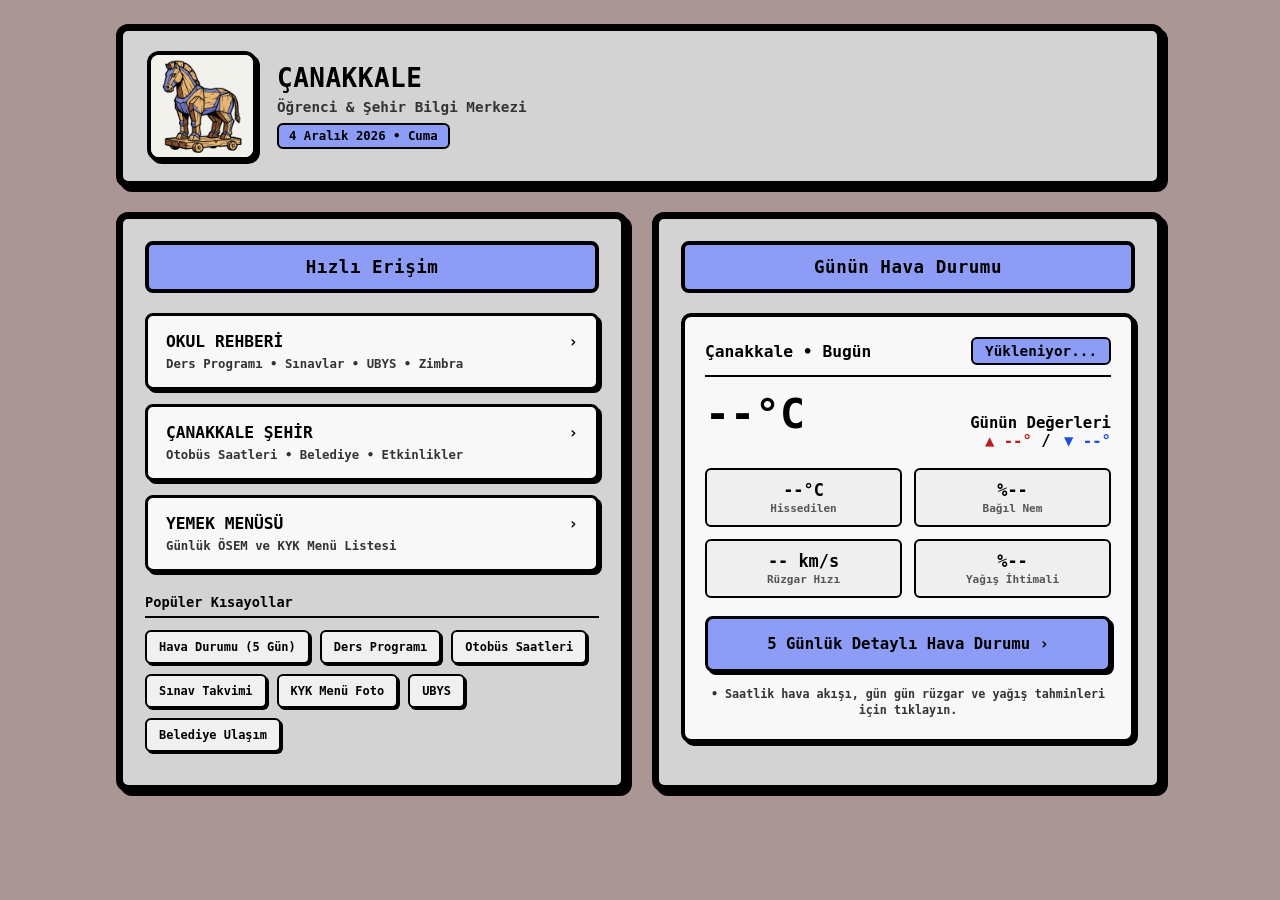
<file: index.html>
<!DOCTYPE html>
<html lang="tr">

<head>
  <meta charset="UTF-8" />
  <meta name="viewport" content="width=device-width, initial-scale=1.0" />
  <title>Çanakkale</title>

  <!-- İkon Dosyası Tanımlamaları -->
  <link rel="icon" href="icons/icon.png" type="image/png" />
  <link rel="apple-touch-icon" sizes="192x192" href="icons/icon.png" />
  <link rel="manifest" href="/manifest.json" />

  <style>
    * {
      box-sizing: border-box;
    }

    body {
      background-color: rgba(122, 89, 89, 0.633);
      font-family: monospace;
      margin: 0;
      padding: 0;
      color: black;
      min-height: 100vh;
      overflow-x: hidden;
      -webkit-tap-highlight-color: transparent;
    }

    .container {
      width: 100%;
      max-width: 1080px;
      padding: 24px 16px 40px;
      margin: 0 auto;
    }

    /* Üst Hero Banner */
    .hero-banner {
      border: 7px solid black;
      background-color: #d3d3d3;
      border-radius: 12px;
      padding: 20px 24px;
      margin-bottom: 24px;
      display: flex;
      align-items: center;
      justify-content: space-between;
      gap: 20px;
      box-shadow: 4px 4px 0px black;
    }

    .hero-brand {
      display: flex;
      align-items: center;
      gap: 20px;
    }

    /* Truva Atı Rozeti */
    .truva-wrapper {
      width: 110px;
      height: 110px;
      flex-shrink: 0;
      border: 4px solid black;
      border-radius: 12px;
      overflow: hidden;
      background-color: #f8f8f8;
      box-shadow: 3px 3px 0px black;
      display: flex;
      align-items: center;
      justify-content: center;
      transition: transform 0.2s ease, box-shadow 0.2s ease;
    }

    .truva-wrapper:hover {
      transform: translate(-2px, -2px);
      box-shadow: 5px 5px 0px black;
    }

    .truva-img {
      width: 100%;
      height: 100%;
      object-fit: cover;
      display: block;
    }

    .hero-title-wrap h1 {
      margin: 0 0 6px 0;
      font-size: 2em;
      font-weight: bold;
      letter-spacing: 0.5px;
      color: black;
    }

    .hero-subtitle {
      margin: 0 0 8px 0;
      font-size: 1.1em;
      font-weight: bold;
      color: #333;
    }

    .hero-live-date {
      display: inline-block;
      font-size: 0.95em;
      font-weight: bold;
      background-color: #8d9cf4;
      border: 2px solid black;
      border-radius: 6px;
      padding: 4px 10px;
    }

    /* Canlı Hava Durumu Mini Kartı (Hero İçi) */
    .live-weather-card {
      background-color: #f8f8f8;
      border: 3px solid black;
      border-radius: 8px;
      padding: 12px 18px;
      min-width: 220px;
      text-align: right;
      box-shadow: 2px 2px 0px black;
      opacity: 0;
      transition: opacity 0.4s ease;
    }

    .live-weather-card.loaded {
      opacity: 1;
    }

    .live-temp-badge {
      font-size: 2em;
      font-weight: bold;
      line-height: 1.1;
      color: black;
    }

    .live-condition-badge {
      font-size: 1.05em;
      font-weight: bold;
      margin: 4px 0;
      color: #222;
    }

    .live-meta-badge {
      font-size: 0.9em;
      font-weight: bold;
      color: #555;
    }

    /* Ana Grid Düzeni */
    .dashboard-grid {
      display: grid;
      grid-template-columns: 1fr 1fr;
      gap: 24px;
      align-items: stretch;
    }

    /* Retro Kutu Kapsayıcısı */
    .box-container {
      border: 7px solid black;
      background-color: #d3d3d3;
      padding: 22px;
      border-radius: 12px;
      box-shadow: 4px 4px 0px black;
      display: flex;
      flex-direction: column;
    }

    .box-header {
      margin-top: 0;
      margin-bottom: 20px;
      background-color: #8d9cf4;
      color: black;
      padding: 12px 16px;
      text-align: center;
      border: 4px solid black;
      font-size: 1.35em;
      font-weight: bold;
      border-radius: 8px;
      letter-spacing: 0.5px;
    }

    /* Ana Bağlantı Kartları (Sol Kolon) */
    .nav-list {
      display: flex;
      flex-direction: column;
      gap: 14px;
      margin-bottom: 22px;
    }

    .nav-card {
      display: block;
      background-color: #f8f8f8;
      border: 3px solid black;
      border-radius: 8px;
      padding: 16px 18px;
      color: black;
      text-decoration: none;
      box-shadow: 3px 3px 0px black;
      transition: all 0.15s ease;
    }

    .nav-card:hover {
      background-color: #8d9cf4;
      transform: translate(-2px, -2px);
      box-shadow: 5px 5px 0px black;
    }

    .nav-card:active {
      transform: translate(1px, 1px);
      box-shadow: 1px 1px 0px black;
    }

    .nav-card-header {
      display: flex;
      justify-content: space-between;
      align-items: center;
      margin-bottom: 6px;
    }

    .nav-card-title {
      font-size: 1.25em;
      font-weight: bold;
    }

    .nav-card-arrow {
      font-size: 1.2em;
      font-weight: bold;
    }

    .nav-card-desc {
      font-size: 0.95em;
      font-weight: bold;
      color: #333;
    }

    /* Kısayol Rozetleri */
    .shortcut-section-title {
      font-size: 1.05em;
      font-weight: bold;
      margin-bottom: 12px;
      border-bottom: 2px solid black;
      padding-bottom: 6px;
    }

    .shortcut-chips-wrap {
      display: flex;
      flex-wrap: wrap;
      gap: 10px;
    }

    .shortcut-chip {
      font-size: 0.92em;
      font-weight: bold;
      padding: 8px 12px;
      background-color: #f0f0f0;
      border: 2px solid black;
      border-radius: 6px;
      color: black;
      text-decoration: none;
      box-shadow: 2px 2px 0px black;
      transition: all 0.15s ease;
      display: inline-block;
    }

    .shortcut-chip:hover {
      background-color: #8d9cf4;
      transform: translate(-1px, -1px);
    }

    /* Günün Hava Durumu Kısa Kartı (Sağ Kolon) */
    .today-summary-box {
      background-color: #f8f8f8;
      border: 4px solid black;
      border-radius: 10px;
      padding: 20px;
      margin-bottom: 20px;
      box-shadow: 3px 3px 0px black;
      flex-grow: 1;
      display: flex;
      flex-direction: column;
      justify-content: space-between;
    }

    .today-summary-header {
      display: flex;
      justify-content: space-between;
      align-items: center;
      margin-bottom: 16px;
      border-bottom: 2px solid black;
      padding-bottom: 10px;
    }

    .today-summary-title {
      font-size: 1.25em;
      font-weight: bold;
    }

    .today-summary-condition {
      font-size: 1.1em;
      font-weight: bold;
      background-color: #8d9cf4;
      border: 2px solid black;
      border-radius: 6px;
      padding: 4px 12px;
    }

    .today-main-display {
      display: flex;
      align-items: baseline;
      justify-content: space-between;
      margin-bottom: 18px;
    }

    .today-big-temp {
      font-size: 3.2em;
      font-weight: bold;
      line-height: 1;
      color: black;
    }

    .today-range-badge {
      font-size: 1.2em;
      font-weight: bold;
      text-align: right;
    }

    .temp-high {
      color: #b91c1c;
    }

    .temp-low {
      color: #1d4ed8;
      margin-left: 4px;
    }

    .today-metrics-grid {
      display: grid;
      grid-template-columns: repeat(2, 1fr);
      gap: 12px;
      margin-bottom: 18px;
    }

    .metric-cell {
      background-color: #efefef;
      border: 2px solid black;
      border-radius: 6px;
      padding: 10px;
      text-align: center;
    }

    .metric-val {
      font-size: 1.3em;
      font-weight: bold;
      display: block;
      color: black;
    }

    .metric-label {
      font-size: 0.85em;
      font-weight: bold;
      color: #555;
      margin-top: 2px;
    }

    /* Detaylı Sayfaya Geçiş Butonu */
    .weather-detail-btn {
      display: block;
      text-align: center;
      font-family: monospace;
      font-size: 1.2em;
      font-weight: bold;
      padding: 16px 20px;
      background-color: #8d9cf4;
      color: black;
      border: 3px solid black;
      border-radius: 8px;
      text-decoration: none;
      box-shadow: 3px 3px 0px black;
      transition: all 0.15s ease;
      cursor: pointer;
    }

    .weather-detail-btn:hover {
      background-color: #7b8ae0;
      transform: translate(-2px, -2px);
      box-shadow: 5px 5px 0px black;
    }

    .weather-detail-btn:active {
      transform: translate(1px, 1px);
      box-shadow: 1px 1px 0px black;
    }

    .weather-preview-tip {
      font-size: 0.9em;
      font-weight: bold;
      color: #333;
      text-align: center;
      margin-top: 14px;
      line-height: 1.4;
    }

    /* Mobil Uyumluluk */
    @media (max-width: 860px) {
      .container {
        padding: 14px 10px 30px;
      }

      .hero-banner {
        flex-direction: column;
        text-align: center;
        padding: 16px;
        gap: 14px;
        border-width: 5px;
      }

      .hero-brand {
        flex-direction: column;
        gap: 12px;
      }

      .hero-title-wrap h1 {
        font-size: 1.6em;
      }

      .live-weather-card {
        width: 100%;
        text-align: center;
      }

      .dashboard-grid {
        grid-template-columns: 1fr;
        gap: 20px;
      }

      .box-container {
        border-width: 5px;
        padding: 16px 12px;
      }

      .box-header {
        font-size: 1.2em;
        padding: 10px;
        border-width: 3px;
      }

      .today-big-temp {
        font-size: 2.6em;
      }

      .weather-detail-btn {
        font-size: 1.05em;
        padding: 12px 14px;
      }
    }
  </style>
</head>

<body>
  <div class="container">
    <!-- Üst Hero Banner -->
    <header class="hero-banner">
      <div class="hero-brand">
        <div class="truva-wrapper">
          <img src="resimler/truva.jpg" alt="Truva Atı" class="truva-img" />
        </div>
        <div class="hero-title-wrap">
          <h1>ÇANAKKALE</h1>
          <p class="hero-subtitle">Öğrenci & Şehir Bilgi Merkezi</p>
          <span class="hero-live-date" id="hero-live-date">Tarih yükleniyor...</span>
        </div>
      </div>

      <!-- Canlı Özet Hava Durumu -->
      <div class="live-weather-card" id="live-weather-card">
        <div class="live-temp-badge" id="live-temp">--°C</div>
        <div class="live-condition-badge" id="live-desc">Hava Durumu Alınıyor...</div>
        <div class="live-meta-badge" id="live-metrics">Nem: -- | Rüzgar: --</div>
      </div>
    </header>

    <!-- Ana 2 Kolonlu Panel -->
    <main class="dashboard-grid">
      <!-- SOL KOLON: Navigasyon ve Kısayollar -->
      <section class="box-container">
        <h2 class="box-header">Hızlı Erişim</h2>

        <div class="nav-list">
          <a href="sayfalar/okul.html" class="nav-card">
            <div class="nav-card-header">
              <span class="nav-card-title">OKUL REHBERİ</span>
              <span class="nav-card-arrow">›</span>
            </div>
            <div class="nav-card-desc">Ders Programı • Sınavlar • UBYS • Zimbra</div>
          </a>

          <a href="sayfalar/canakkale.html" class="nav-card">
            <div class="nav-card-header">
              <span class="nav-card-title">ÇANAKKALE ŞEHİR</span>
              <span class="nav-card-arrow">›</span>
            </div>
            <div class="nav-card-desc">Otobüs Saatleri • Belediye • Etkinlikler</div>
          </a>

          <a href="sayfalar/yemek.html" class="nav-card">
            <div class="nav-card-header">
              <span class="nav-card-title">YEMEK MENÜSÜ</span>
              <span class="nav-card-arrow">›</span>
            </div>
            <div class="nav-card-desc">Günlük ÖSEM ve KYK Menü Listesi</div>
          </a>
        </div>

        <!-- Popüler Kısayollar -->
        <div class="shortcut-section-title">Popüler Kısayollar</div>
        <div class="shortcut-chips-wrap">
          <a href="sayfalar/hava-durumu.html" class="shortcut-chip">Hava Durumu (5 Gün)</a>
          <a href="sayfalar/ders-programi.html" class="shortcut-chip">Ders Programı</a>
          <a href="sayfalar/otobus-saatleri.html" class="shortcut-chip">Otobüs Saatleri</a>
          <a href="sayfalar/finaller1.html" class="shortcut-chip">Sınav Takvimi</a>
          <a href="sayfalar/kyk-foto.html" class="shortcut-chip">KYK Menü Foto</a>
          <a href="https://ubys.comu.edu.tr/" target="_blank" rel="noopener noreferrer" class="shortcut-chip">UBYS</a>
          <a href="https://ulasim.canakkale.bel.tr/rehber/hatlar-otobus-saatleri/" target="_blank" rel="noopener noreferrer" class="shortcut-chip">Belediye Ulaşım</a>
        </div>
      </section>

      <!-- SAĞ KOLON: Günün Hava Durumu Kısa Bilgileri + Detay Butonu -->
      <section class="box-container">
        <h2 class="box-header">Günün Hava Durumu</h2>

        <div class="today-summary-box">
          <div>
            <div class="today-summary-header">
              <span class="today-summary-title">Çanakkale • Bugün</span>
              <span class="today-summary-condition" id="today-condition">Yükleniyor...</span>
            </div>

            <div class="today-main-display">
              <span class="today-big-temp" id="today-big-temp">--°C</span>
              <div class="today-range-badge">
                <div>Günün Değerleri</div>
                <div id="today-temp-range"><span class="temp-high">▲ --°</span> / <span class="temp-low">▼ --°</span></div>
              </div>
            </div>

            <div class="today-metrics-grid">
              <div class="metric-cell">
                <span class="metric-val" id="today-feel">--°C</span>
                <span class="metric-label">Hissedilen</span>
              </div>
              <div class="metric-cell">
                <span class="metric-val" id="today-humidity">%--</span>
                <span class="metric-label">Bağıl Nem</span>
              </div>
              <div class="metric-cell">
                <span class="metric-val" id="today-wind">-- km/s</span>
                <span class="metric-label">Rüzgar Hızı</span>
              </div>
              <div class="metric-cell">
                <span class="metric-val" id="today-rain-prob">%--</span>
                <span class="metric-label">Yağış İhtimali</span>
              </div>
            </div>
          </div>

          <div>
            <a href="sayfalar/hava-durumu.html" class="weather-detail-btn">
              5 Günlük Detaylı Hava Durumu ›
            </a>

            <div class="weather-preview-tip">
              • Saatlik hava akışı, gün gün rüzgar ve yağış tahminleri için tıklayın.
            </div>
          </div>
        </div>
      </section>
    </main>
  </div>

  <script>
    document.addEventListener("DOMContentLoaded", function () {
      const GUNLER = ["Pazar", "Pazartesi", "Salı", "Çarşamba", "Perşembe", "Cuma", "Cumartesi"];
      const AYLAR = ["Ocak", "Şubat", "Mart", "Nisan", "Mayıs", "Haziran", "Temmuz", "Ağustos", "Eylül", "Ekim", "Kasım", "Aralık"];

      function updateLiveDate() {
        const now = new Date();
        const gun = now.getDate();
        const ay = AYLAR[now.getMonth()];
        const yil = now.getFullYear();
        const gunAdi = GUNLER[now.getDay()];
        const el = document.getElementById("hero-live-date");
        if (el) {
          el.textContent = `${gun} ${ay} ${yil} • ${gunAdi}`;
        }
      }
      updateLiveDate();

      function parseWmoCode(code) {
        if (code === 0) return { desc: "Açık", color: "#fef08a" };
        if (code === 1) return { desc: "Az Bulutlu", color: "#e0e7ff" };
        if (code === 2) return { desc: "Parçalı Bulutlu", color: "#c7d2fe" };
        if (code === 3) return { desc: "Çok Bulutlu", color: "#e2e8f0" };
        if (code >= 45 && code <= 48) return { desc: "Sisli", color: "#cbd5e1" };
        if (code >= 51 && code <= 57) return { desc: "Çiseleme", color: "#bfdbfe" };
        if (code >= 61 && code <= 67) return { desc: "Yağmurlu", color: "#93c5fd" };
        if (code >= 71 && code <= 77) return { desc: "Kar Yağışlı", color: "#e0f2fe" };
        if (code >= 80 && code <= 82) return { desc: "Sağanak Yağış", color: "#60a5fa" };
        if (code >= 95 && code <= 99) return { desc: "Gök Gürültülü Fırtına", color: "#fca5a5" };
        return { desc: "Bulutlu", color: "#e2e8f0" };
      }

      async function loadTodayWeather() {
        const url = "https://api.open-meteo.com/v1/forecast?latitude=40.1553&longitude=26.4082&current=temperature_2m,relative_humidity_2m,apparent_temperature,weather_code,wind_speed_10m&daily=weather_code,temperature_2m_max,temperature_2m_min,precipitation_probability_max,wind_speed_10m_max&timezone=Europe%2FIstanbul&forecast_days=1";

        try {
          const res = await fetch(url);
          if (!res.ok) throw new Error("API hatası: " + res.status);
          const data = await res.json();

          const cur = data.current;
          const curWmo = parseWmoCode(cur.weather_code);
          const curTemp = Math.round(cur.temperature_2m);
          const curFeel = Math.round(cur.apparent_temperature);
          const curHumidity = cur.relative_humidity_2m;
          const curWind = Math.round(cur.wind_speed_10m);

          const daily = data.daily;
          const todayMax = Math.round(daily.temperature_2m_max[0]);
          const todayMin = Math.round(daily.temperature_2m_min[0]);
          const todayRain = daily.precipitation_probability_max[0] || 0;

          // Hero kartı
          document.getElementById("live-temp").textContent = `${curTemp}°C`;
          document.getElementById("live-desc").textContent = curWmo.desc;
          document.getElementById("live-metrics").textContent = `Nem: %${curHumidity} • Rüzgar: ${curWind} km/s`;
          document.getElementById("live-weather-card").classList.add("loaded");

          // Sağ kolon Günün Özeti
          document.getElementById("today-condition").textContent = curWmo.desc;
          document.getElementById("today-condition").style.backgroundColor = curWmo.color;
          document.getElementById("today-big-temp").textContent = `${curTemp}°C`;
          document.getElementById("today-temp-range").innerHTML = `<span class="temp-high">▲ ${todayMax}°</span> / <span class="temp-low">▼ ${todayMin}°</span>`;
          document.getElementById("today-feel").textContent = `${curFeel}°C`;
          document.getElementById("today-humidity").textContent = `%${curHumidity}`;
          document.getElementById("today-wind").textContent = `${curWind} km/s`;
          document.getElementById("today-rain-prob").textContent = `%${todayRain}`;
        } catch (err) {
          console.error("Hava durumu yüklenemedi:", err);
        }
      }

      loadTodayWeather();
    });
  </script>
</body>

</html>
</file>
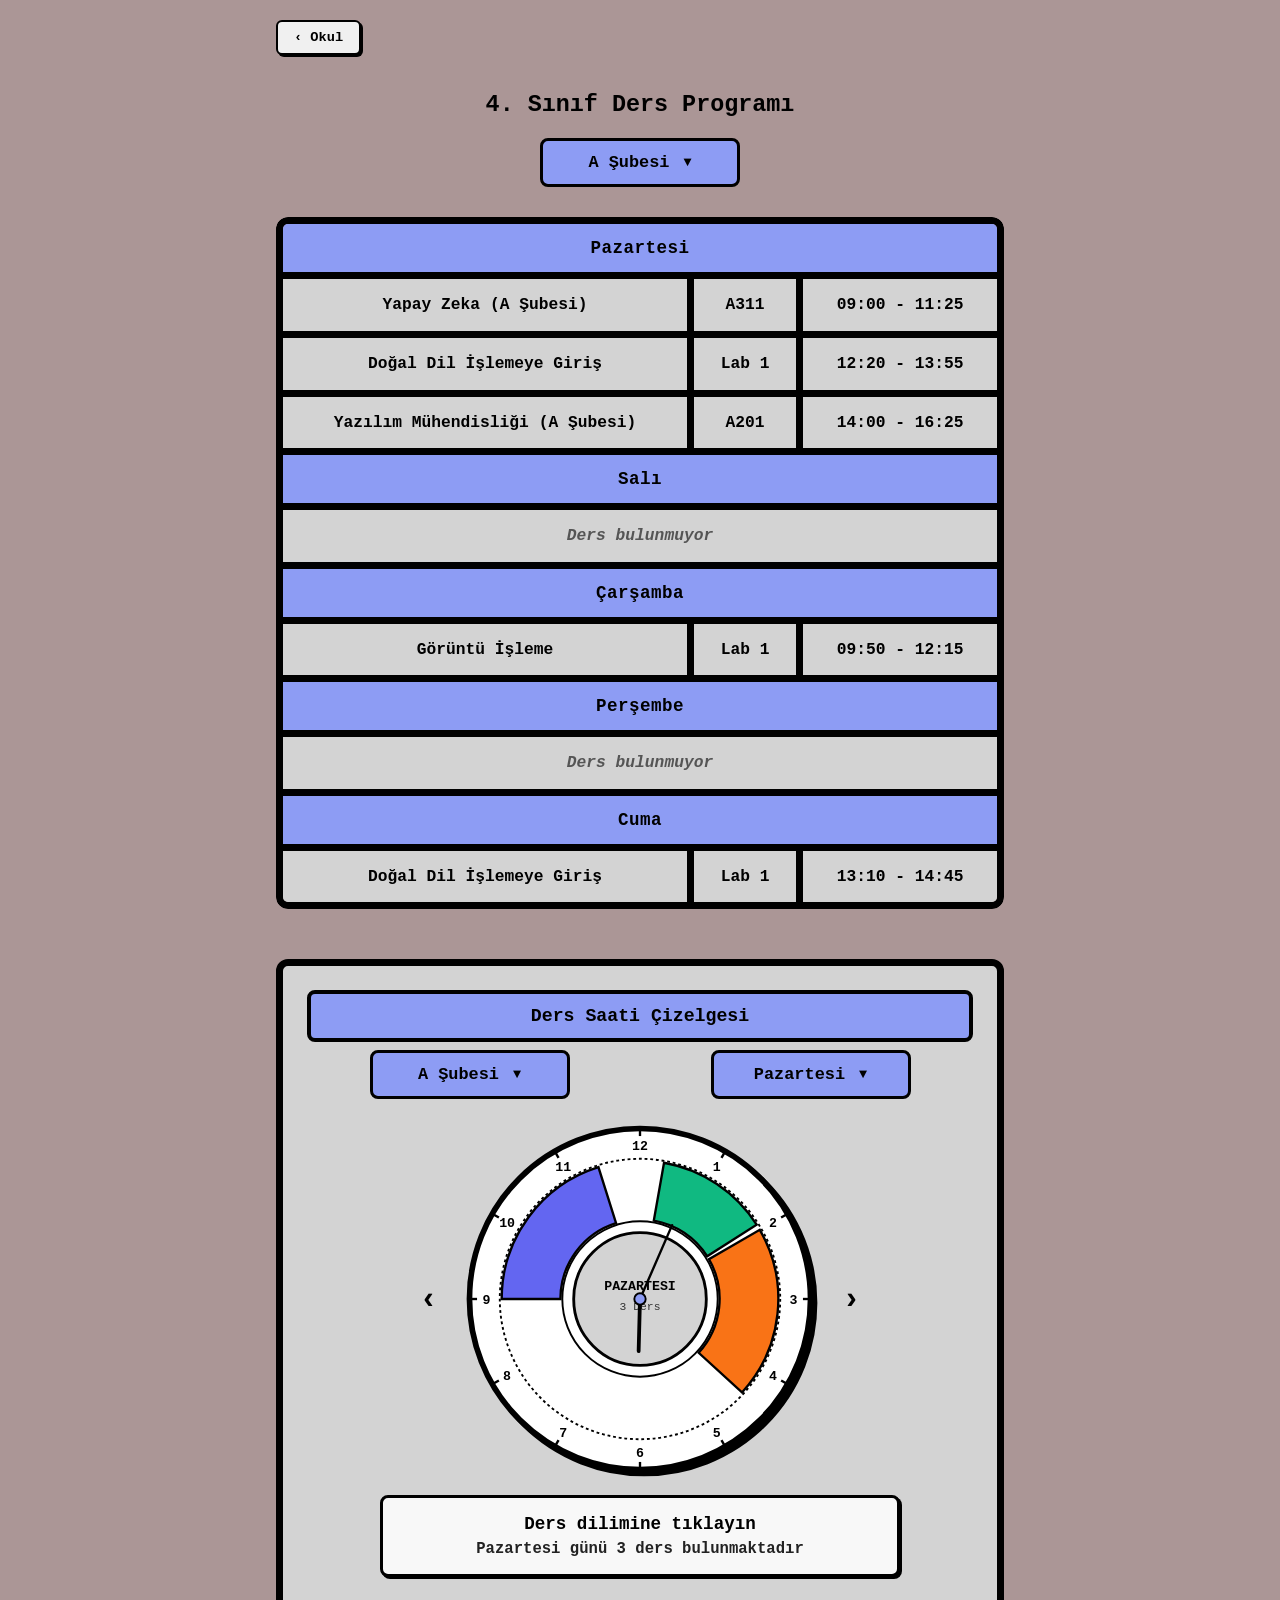
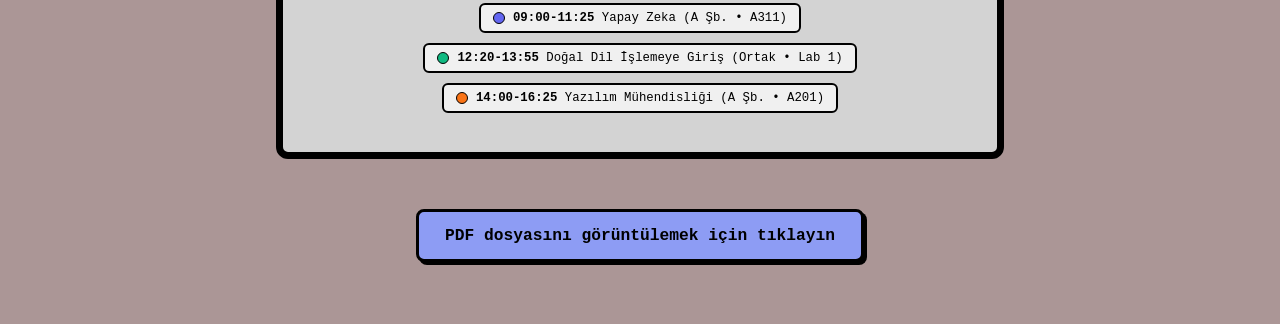
<file: sayfalar/ders-programi.html>
<!DOCTYPE html>
<html lang="tr">

<head>
  <meta charset="UTF-8" />
  <meta name="viewport" content="width=device-width, initial-scale=1.0" />
  <title>Ders Programı</title>
  <style>
    * {
      box-sizing: border-box;
    }

    body {
      background-color: rgba(122, 89, 89, 0.633);
      font-family: monospace;
      margin: 0;
      padding: 0;
      overflow-x: hidden;
      -webkit-tap-highlight-color: transparent;
    }

    .container {
      max-width: 768px;
      margin: 0 auto;
      padding: 20px;
    }

    /* Geri Dön Butonu */
    .back-btn {
      display: inline-block;
      font-family: monospace;
      font-size: 1.05em;
      font-weight: bold;
      color: black;
      text-decoration: none;
      background-color: #f0f0f0;
      border: 2px solid black;
      border-radius: 6px;
      padding: 8px 16px;
      box-shadow: 2px 2px 0px black;
      margin-bottom: 18px;
      transition: all 0.15s ease;
    }

    .back-btn:hover {
      background-color: #8d9cf4;
      transform: translate(-1px, -1px);
    }

    h2 {
      text-align: center;
      font-size: 1.8em;
      font-weight: bold;
      margin-bottom: 20px;
    }

    /* Açılır Kapanır Şube Seçici (Dropdown) */
    .dropdown-wrapper {
      position: relative;
      width: fit-content;
      margin: 0 auto 30px auto;
      text-align: center;
    }

    .dropdown-toggle {
      font-family: monospace;
      font-size: 1.3em;
      padding: 12px 28px;
      color: black;
      border: 3px solid black;
      border-radius: 8px;
      background-color: #8d9cf4;
      font-weight: bold;
      cursor: pointer;
      display: inline-flex;
      align-items: center;
      justify-content: center;
      gap: 14px;
      min-width: 200px;
      transition: background-color 0.2s ease;
    }

    .dropdown-toggle:hover {
      background-color: #7b8ae0;
    }

    .dropdown-arrow {
      font-size: 0.8em;
      transition: transform 0.2s ease;
    }

    .dropdown-wrapper.open .dropdown-arrow {
      transform: rotate(180deg);
    }

    .dropdown-menu {
      display: none;
      position: absolute;
      top: calc(100% + 8px);
      left: 0;
      width: 100%;
      background-color: #f0f0f0;
      border: 3px solid black;
      border-radius: 8px;
      box-shadow: 0 6px 12px rgba(0, 0, 0, 0.25);
      z-index: 10;
      overflow: hidden;
    }

    .dropdown-wrapper.open .dropdown-menu {
      display: flex;
      flex-direction: column;
    }

    .dropdown-item {
      font-family: monospace;
      font-size: 1.2em;
      padding: 12px 20px;
      border: none;
      border-bottom: 2px solid black;
      background-color: transparent;
      color: black;
      cursor: pointer;
      text-align: center;
      transition: background-color 0.2s ease;
    }

    .dropdown-item:last-child {
      border-bottom: none;
    }

    .dropdown-item:hover {
      background-color: #ddd;
    }

    .dropdown-item.active {
      background-color: #8d9cf4;
      font-weight: bold;
    }

    /* Tablo Alanı */
    .table-container {
      overflow-x: auto;
      margin: 0 auto 50px auto;
      border-radius: 12px;
    }

    table {
      width: 100%;
      border-collapse: separate;
      border-spacing: 0;
      margin: 0 auto;
      border: 7px solid black;
      border-radius: 12px;
      overflow: hidden;
    }

    th,
    td {
      border-right: 7px solid black;
      border-bottom: 7px solid black;
      text-align: center;
      font-family: monospace;
    }

    th:last-child,
    td:last-child {
      border-right: none;
    }

    tr:last-child td,
    tr:last-child th {
      border-bottom: none;
    }

    th {
      background-color: #8d9cf4;
      color: black;
      font-size: 1.35em;
      font-weight: bold;
      padding: 14px 18px;
      letter-spacing: 0.5px;
    }

    td {
      font-size: 1.25em;
      font-weight: bold;
      padding: 14px 18px;
      line-height: 1.45;
      color: #000;
    }

    td:first-child {
      font-weight: bold;
    }

    .monday td,
    .tuesday td,
    .wednesday td,
    .thursday td,
    .friday td {
      background-color: #d3d3d3;
    }

    /* Dairesel Saat Çizelgesi */
    .saat-container {
      border: 7px solid black;
      background-color: #d3d3d3;
      padding: 24px;
      margin: 0 auto 50px auto;
      text-align: center;
      max-width: 768px;
      border-radius: 12px;
    }

    .saat-container h3 {
      margin-top: 0;
      margin-bottom: 8px;
      background-color: #8d9cf4;
      color: black;
      padding: 12px;
      text-align: center;
      border: 4px solid black;
      font-size: 1.4em;
      border-radius: 8px;
    }

    .clock-controls-bar {
      display: flex;
      justify-content: center;
      align-items: center;
      gap: 16px;
      flex-wrap: wrap;
      margin-bottom: 20px;
    }

    .clock-controls-bar .dropdown-wrapper {
      margin-bottom: 0;
    }

    .clock-wrapper {
      display: flex;
      flex-direction: column;
      align-items: center;
      justify-content: center;
      gap: 16px;
      margin: 15px auto;
    }

    .clock-row {
      display: flex;
      align-items: center;
      justify-content: center;
      gap: 12px;
      width: 100%;
      touch-action: pan-y;
    }

    .clock-nav-btn {
      background: transparent;
      border: none;
      outline: none;
      padding: 6px 10px;
      display: inline-flex;
      align-items: center;
      justify-content: center;
      font-family: monospace;
      font-size: 2.4em;
      font-weight: bold;
      color: black;
      cursor: pointer;
      transition: color 0.2s ease, transform 0.15s ease;
      flex-shrink: 0;
      user-select: none;
      -webkit-user-select: none;
      touch-action: manipulation;
    }

    .clock-nav-btn:hover {
      color: #8d9cf4;
      transform: scale(1.18);
    }

    .clock-nav-btn:active {
      transform: scale(0.9);
      color: #7b8ae0;
    }

    .swipe-hint {
      font-size: 0.9em;
      color: #333;
      font-weight: bold;
    }

    .clock-svg-box {
      width: 360px;
      height: 360px;
      max-width: 100%;
      position: relative;
      filter: drop-shadow(4px 4px 0px black);
      user-select: none;
      -webkit-user-select: none;
    }

    .clock-svg {
      width: 100%;
      height: 100%;
      overflow: visible;
    }

    .clock-arc {
      cursor: pointer;
      transition: filter 0.2s ease, transform 0.2s ease;
      transform-origin: 190px 190px;
    }

    .clock-arc:hover {
      filter: brightness(1.12);
      transform: scale(1.02);
    }

    .clock-details-card {
      border: 3px solid black;
      background-color: #f8f8f8;
      border-radius: 8px;
      padding: 16px 20px;
      width: 100%;
      max-width: 520px;
      margin: 0 auto;
      min-height: 80px;
      display: flex;
      flex-direction: column;
      justify-content: center;
      align-items: center;
      box-shadow: 2px 2px 0px black;
    }

    .clock-details-title {
      font-size: 1.35em;
      font-weight: bold;
      margin-bottom: 6px;
    }

    .clock-details-meta {
      font-size: 1.2em;
      font-weight: bold;
      color: #222;
    }

    .clock-legend-list {
      display: flex;
      flex-wrap: wrap;
      justify-content: center;
      gap: 10px;
      margin-top: 10px;
      max-width: 580px;
    }

    .legend-chip {
      background-color: #f0f0f0;
      border: 2px solid black;
      border-radius: 6px;
      padding: 6px 12px;
      font-size: 0.95em;
      display: inline-flex;
      align-items: center;
      gap: 8px;
      cursor: pointer;
      transition: background-color 0.2s ease;
    }

    .legend-chip:hover {
      background-color: #e0e0e0;
    }

    .legend-chip.active {
      background-color: #8d9cf4;
      font-weight: bold;
    }

    .legend-color-dot {
      width: 12px;
      height: 12px;
      border-radius: 50%;
      border: 1.5px solid black;
      display: inline-block;
    }


    .tum-ders-link {
      display: block;
      text-align: center;
      font-family: monospace;
      font-size: 1.25em;
      font-weight: bold;
      margin: 24px auto 36px auto;
      width: fit-content;
      padding: 14px 26px;
      color: black;
      text-decoration: none;
      border: 3px solid black;
      border-radius: 8px;
      background-color: #8d9cf4;
      box-shadow: 3px 3px 0px black;
      transition: all 0.15s ease;
    }

    .tum-ders-link:hover {
      background-color: #7b8ae0;
      transform: translate(-1px, -1px);
      box-shadow: 4px 4px 0px black;
    }

    @media (max-width: 768px) {
      .container {
        padding: 12px 10px;
      }

      h2 {
        font-size: 1.8em;
        margin-bottom: 16px;
      }

      .dropdown-wrapper {
        width: 100%;
        max-width: 280px;
        margin-bottom: 20px;
      }

      .dropdown-toggle {
        font-size: 1.15em;
        padding: 12px 18px;
        width: 100%;
        min-width: unset;
        justify-content: space-between;
      }

      .dropdown-item {
        font-size: 1.1em;
        padding: 12px 16px;
      }

      table {
        border-width: 4px;
        border-radius: 10px;
      }

      th {
        font-size: 1.15em;
        padding: 10px 8px;
        border-right-width: 4px;
        border-bottom-width: 4px;
      }

      td {
        font-size: 1.05em;
        padding: 10px 8px;
        border-right-width: 4px;
        border-bottom-width: 4px;
      }

      .saat-container {
        border-width: 5px;
        padding: 16px 8px;
        margin-bottom: 30px;
        border-radius: 10px;
      }

      .saat-container h3 {
        font-size: 1.25em;
        padding: 10px;
        border-width: 3px;
        border-radius: 6px;
      }

      .clock-controls-bar {
        flex-direction: column;
        align-items: stretch;
        gap: 12px;
        margin-bottom: 16px;
      }

      .clock-controls-bar .dropdown-wrapper {
        width: 100%;
      }

      .clock-controls-bar .dropdown-toggle {
        width: 100%;
        min-width: 0;
      }

      .clock-svg-box {
        width: min(320px, calc(100vw - 44px));
        height: auto;
        aspect-ratio: 1 / 1;
      }

      .clock-details-card {
        padding: 12px 10px;
        border-width: 2px;
        min-height: 70px;
      }

      .clock-details-title {
        font-size: 1.2em;
      }

      .clock-details-meta {
        font-size: 1.05em;
      }

      .legend-chip {
        font-size: 0.85em;
        padding: 6px 10px;
      }

      .tum-ders-link {
        font-size: 1.1em;
        padding: 12px 18px;
        width: 100%;
        max-width: 400px;
      }
    }
  </style>
</head>

<body>
  <div class="container">
    <a href="okul.html" class="back-btn">‹ Okul</a>
    <h2>4. Sınıf Ders Programı</h2>

    <!-- Açılır Kapanır Şube Seçici -->
    <div class="dropdown-wrapper" id="groupDropdown">
      <button type="button" class="dropdown-toggle" id="dropdownToggle" onclick="toggleDropdown()">
        <span id="selectedGroupText">A Şubesi</span>
        <span class="dropdown-arrow">▼</span>
      </button>
      <div class="dropdown-menu" id="dropdownMenu">
        <button type="button" class="dropdown-item active" data-group="A" onclick="selectGroup('A')">A Şubesi</button>
        <button type="button" class="dropdown-item" data-group="B" onclick="selectGroup('B')">B Şubesi</button>
        <button type="button" class="dropdown-item" data-group="HEPSI" onclick="selectGroup('HEPSI')">Hepsi</button>
      </div>
    </div>

    <!-- Ders Tablosu -->
    <div class="table-container">
      <table>
        <!-- PAZARTESİ -->
        <tr>
          <th colspan="3">Pazartesi</th>
        </tr>
        <tr class="monday group-a">
          <td>Yapay Zeka (A Şubesi)</td>
          <td>A311</td>
          <td>09:00 - 11:25</td>
        </tr>
        <tr class="monday group-ortak">
          <td>Doğal Dil İşlemeye Giriş</td>
          <td>Lab 1</td>
          <td>12:20 - 13:55</td>
        </tr>
        <tr class="monday group-a">
          <td>Yazılım Mühendisliği (A Şubesi)</td>
          <td>A201</td>
          <td>14:00 - 16:25</td>
        </tr>

        <!-- SALI -->
        <tr>
          <th colspan="3">Salı</th>
        </tr>
        <tr class="tuesday group-a empty-notice">
          <td colspan="3" style="font-style: italic; color: #555;">Ders bulunmuyor</td>
        </tr>
        <tr class="tuesday group-b">
          <td>Yazılım Mühendisliği (B Şubesi)</td>
          <td>A203</td>
          <td>14:00 - 16:25</td>
        </tr>

        <!-- ÇARŞAMBA -->
        <tr>
          <th colspan="3">Çarşamba</th>
        </tr>
        <tr class="wednesday group-ortak">
          <td>Görüntü İşleme</td>
          <td>Lab 1</td>
          <td>09:50 - 12:15</td>
        </tr>
        <tr class="wednesday group-b">
          <td>Yapay Zeka (B Şubesi)</td>
          <td>A311</td>
          <td>15:40 - 18:05</td>
        </tr>

        <!-- PERŞEMBE -->
        <tr>
          <th colspan="3">Perşembe</th>
        </tr>
        <tr class="thursday group-ortak">
          <td colspan="3" style="font-style: italic; color: #555;">Ders bulunmuyor</td>
        </tr>

        <!-- CUMA -->
        <tr>
          <th colspan="3">Cuma</th>
        </tr>
        <tr class="friday group-ortak">
          <td>Doğal Dil İşlemeye Giriş</td>
          <td>Lab 1</td>
          <td>13:10 - 14:45</td>
        </tr>
      </table>
    </div>

    <!-- Dairesel Ders Saati Bölümü -->
    <div class="saat-container">
      <h3>Ders Saati Çizelgesi</h3>
      <!-- Saat Kontrolleri (Şube ve Gün Seçici) -->
      <div class="clock-controls-bar">
        <!-- Şube Seçici (A, B, Hepsi) -->
        <div class="dropdown-wrapper" id="clockGroupDropdown">
          <button type="button" class="dropdown-toggle" id="clockGroupDropdownToggle"
            onclick="toggleClockGroupDropdown()">
            <span id="clockSelectedGroupText">A Şubesi</span>
            <span class="dropdown-arrow">▼</span>
          </button>
          <div class="dropdown-menu" id="clockGroupDropdownMenu">
            <button type="button" class="dropdown-item active" data-group="A" onclick="selectGroup('A')">A
              Şubesi</button>
            <button type="button" class="dropdown-item" data-group="B" onclick="selectGroup('B')">B Şubesi</button>
            <button type="button" class="dropdown-item" data-group="HEPSI" onclick="selectGroup('HEPSI')">Hepsi</button>
          </div>
        </div>

        <!-- Gün Seçici Açılır Kapanır Menü -->
        <div class="dropdown-wrapper" id="dayDropdown">
          <button type="button" class="dropdown-toggle" id="dayDropdownToggle" onclick="toggleDayDropdown()">
            <span id="selectedDayText">Pazartesi</span>
            <span class="dropdown-arrow">▼</span>
          </button>
          <div class="dropdown-menu" id="dayDropdownMenu">
            <button type="button" class="dropdown-item active" data-day="pazartesi"
              onclick="selectClockDay('pazartesi')">Pazartesi</button>
            <button type="button" class="dropdown-item" data-day="sali" onclick="selectClockDay('sali')">Salı</button>
            <button type="button" class="dropdown-item" data-day="carsamba"
              onclick="selectClockDay('carsamba')">Çarşamba</button>
            <button type="button" class="dropdown-item" data-day="persembe"
              onclick="selectClockDay('persembe')">Perşembe</button>
            <button type="button" class="dropdown-item" data-day="cuma" onclick="selectClockDay('cuma')">Cuma</button>
          </div>
        </div>
      </div>

      <!-- Saat ve Bilgi Alanı -->
      <div class="clock-wrapper">
        <div class="clock-row">
          <button type="button" class="clock-nav-btn" onclick="prevClockDay()" aria-label="Önceki Gün">‹</button>

          <div class="clock-svg-box">
            <svg class="clock-svg" id="scheduleClockSvg" viewBox="0 0 380 380">
              <!-- Arka Plan Kadran -->
              <circle cx="190" cy="190" r="180" fill="#ffffff" stroke="black" stroke-width="6"></circle>
              <circle cx="190" cy="190" r="148" fill="none" stroke="black" stroke-width="2" stroke-dasharray="3 3">
              </circle>
              <circle cx="190" cy="190" r="82" fill="none" stroke="black" stroke-width="2"></circle>

              <!-- Ders Dilimleri -->
              <g id="clockArcsGroup"></g>

              <!-- Kadran Rakam ve Çizgileri -->
              <g id="clockDialGroup"></g>

              <!-- Merkez Göbek -->
              <circle cx="190" cy="190" r="70" fill="#d3d3d3" stroke="black" stroke-width="3"></circle>

              <text id="centerDayTitle" x="190" y="180" text-anchor="middle" font-size="14" font-weight="bold"
                font-family="monospace" fill="#000000">PAZARTESİ</text>
              <text id="centerDaySubtitle" x="190" y="202" text-anchor="middle" font-size="12" font-family="monospace"
                fill="#333333">3 Ders</text>

              <!-- Akrep & Yelkovan -->
              <line id="clockHourHand" x1="190" y1="190" x2="190" y2="135" stroke="#000" stroke-width="4"
                stroke-linecap="round" />
              <line id="clockMinuteHand" x1="190" y1="190" x2="190" y2="105" stroke="#000" stroke-width="2.5"
                stroke-linecap="round" />
              <circle cx="190" cy="190" r="6" fill="#8d9cf4" stroke="black" stroke-width="2"></circle>
            </svg>
          </div>

          <button type="button" class="clock-nav-btn" onclick="nextClockDay()" aria-label="Sonraki Gün">›</button>
        </div>


        <!-- Seçili Ders Bilgi Kutusu -->
        <div class="clock-details-card" id="clockDetailsCard">
          <div class="clock-details-title" id="clockDetailsTitle">Ders dilimine tıklayın</div>
          <div class="clock-details-meta" id="clockDetailsMeta">Saat ve derslik bilgisi burada gösterilir</div>
        </div>

        <!-- Lejant Listesi -->
        <div class="clock-legend-list" id="clockLegendList"></div>
      </div>
    </div>


    <a class="tum-ders-link" href="../778-2026-2027-guz-ders-programi-lisans-2.pdf" target="_blank">PDF dosyasını
      görüntülemek için tıklayın</a>
  </div>

  <script>
    // Açılır-Kapanır Menü Mantığı (Şube - Tablo)
    function toggleDropdown() {
      const dropdown = document.getElementById('groupDropdown');
      if (dropdown) {
        dropdown.classList.toggle('open');
      }
    }

    // Açılır-Kapanır Menü Mantığı (Şube - Saat)
    function toggleClockGroupDropdown() {
      const dropdown = document.getElementById('clockGroupDropdown');
      if (dropdown) {
        dropdown.classList.toggle('open');
      }
    }

    // Açılır-Kapanır Menü Mantığı (Gün - Saat)
    function toggleDayDropdown() {
      const dropdown = document.getElementById('dayDropdown');
      if (dropdown) {
        dropdown.classList.toggle('open');
      }
    }

    // Menü dışına tıklayınca kapatma
    document.addEventListener('click', (e) => {
      const groupDropdown = document.getElementById('groupDropdown');
      if (groupDropdown && !groupDropdown.contains(e.target)) {
        groupDropdown.classList.remove('open');
      }

      const clockGroupDropdown = document.getElementById('clockGroupDropdown');
      if (clockGroupDropdown && !clockGroupDropdown.contains(e.target)) {
        clockGroupDropdown.classList.remove('open');
      }

      const dayDropdown = document.getElementById('dayDropdown');
      if (dayDropdown && !dayDropdown.contains(e.target)) {
        dayDropdown.classList.remove('open');
      }
    });

    let currentSelectedGroup = 'A';
    let currentSelectedClockDay = 'pazartesi';

    // Şube Değiştirme Fonksiyonu
    function selectGroup(group) {
      currentSelectedGroup = group;
      let groupLabel = 'A Şubesi';
      if (group === 'B') groupLabel = 'B Şubesi';
      if (group === 'HEPSI') groupLabel = 'Hepsi';

      const labelEl = document.getElementById('selectedGroupText');
      if (labelEl) {
        labelEl.textContent = groupLabel;
      }

      const clockLabelEl = document.getElementById('clockSelectedGroupText');
      if (clockLabelEl) {
        clockLabelEl.textContent = groupLabel;
      }

      const items = document.querySelectorAll('#groupDropdown .dropdown-item, #clockGroupDropdown .dropdown-item');
      items.forEach(btn => {
        if (btn.getAttribute('data-group') === group) {
          btn.classList.add('active');
        } else {
          btn.classList.remove('active');
        }
      });

      // Seçim yapıldıktan sonra menüleri kapat
      const dropdown = document.getElementById('groupDropdown');
      if (dropdown) {
        dropdown.classList.remove('open');
      }
      const clockDropdown = document.getElementById('clockGroupDropdown');
      if (clockDropdown) {
        clockDropdown.classList.remove('open');
      }

      const rowsA = document.querySelectorAll('.group-a');
      const rowsB = document.querySelectorAll('.group-b');
      const rowsOrtak = document.querySelectorAll('.group-ortak');
      const emptyNotices = document.querySelectorAll('.empty-notice');

      if (group === 'A') {
        rowsA.forEach(r => r.style.display = '');
        rowsOrtak.forEach(r => r.style.display = '');
        rowsB.forEach(r => r.style.display = 'none');
      } else if (group === 'B') {
        rowsA.forEach(r => r.style.display = 'none');
        rowsOrtak.forEach(r => r.style.display = '');
        rowsB.forEach(r => r.style.display = '');
      } else {
        // Hepsi
        rowsA.forEach(r => r.style.display = '');
        rowsOrtak.forEach(r => r.style.display = '');
        rowsB.forEach(r => r.style.display = '');
        emptyNotices.forEach(r => r.style.display = 'none');
      }

      // Saati de yeniden çiz
      renderClock();
    }


    // Her derse özel tekil renk paleti
    const COURSE_COLORS = {
      "Yapay Zeka": "#6366f1",                // İndigo / Mavi
      "Doğal Dil İşlemeye Giriş": "#10b981",  // Zümrüt Yeşili
      "Yazılım Mühendisliği": "#f97316",      // Canlı Turuncu
      "Görüntü İşleme": "#8b5cf6"             // Mor
    };

    // Ders Bilgileri Veritabanı
    const coursesData = {
      pazartesi: {
        title: "Pazartesi",
        courses: [
          { name: "Yapay Zeka", branch: "A", start: "09:00", end: "11:25", room: "A311", color: COURSE_COLORS["Yapay Zeka"] },
          { name: "Doğal Dil İşlemeye Giriş", branch: "Ortak", start: "12:20", end: "13:55", room: "Lab 1", color: COURSE_COLORS["Doğal Dil İşlemeye Giriş"] },
          { name: "Yazılım Mühendisliği", branch: "A", start: "14:00", end: "16:25", room: "A201", color: COURSE_COLORS["Yazılım Mühendisliği"] }
        ]
      },
      sali: {
        title: "Salı",
        courses: [
          { name: "Yazılım Mühendisliği", branch: "B", start: "14:00", end: "16:25", room: "A203", color: COURSE_COLORS["Yazılım Mühendisliği"] }
        ]
      },
      carsamba: {
        title: "Çarşamba",
        courses: [
          { name: "Görüntü İşleme", branch: "Ortak", start: "09:50", end: "12:15", room: "Lab 1", color: COURSE_COLORS["Görüntü İşleme"] },
          { name: "Yapay Zeka", branch: "B", start: "15:40", end: "18:05", room: "A311", color: COURSE_COLORS["Yapay Zeka"] }
        ]
      },
      persembe: {
        title: "Perşembe",
        courses: []
      },
      cuma: {
        title: "Cuma",
        courses: [
          { name: "Doğal Dil İşlemeye Giriş", branch: "Ortak", start: "13:10", end: "14:45", room: "Lab 1", color: COURSE_COLORS["Doğal Dil İşlemeye Giriş"] }
        ]
      }
    };

    function timeToDegrees(timeStr) {
      const parts = timeStr.split(':');
      let hours = parseInt(parts[0], 10) % 12;
      let minutes = parseInt(parts[1], 10);
      return (hours + minutes / 60) * 30; // 12 saat kadranı: her saat 30 derece
    }

    function initClockDial() {
      const dialGroup = document.getElementById('clockDialGroup');
      if (!dialGroup) return;
      dialGroup.innerHTML = '';
      const cx = 190, cy = 190;

      // 12 Saat Rakamları ve Çizgileri
      for (let h = 1; h <= 12; h++) {
        const angle = h * 30;
        const rad = (angle - 90) * Math.PI / 180;

        // Rakamlar
        const textR = 162;
        const tx = cx + textR * Math.cos(rad);
        const ty = cy + textR * Math.sin(rad) + 5;

        const textEl = document.createElementNS('http://www.w3.org/2000/svg', 'text');
        textEl.setAttribute('x', tx);
        textEl.setAttribute('y', ty);
        textEl.setAttribute('text-anchor', 'middle');
        textEl.setAttribute('font-size', '14');
        textEl.setAttribute('font-weight', 'bold');
        textEl.setAttribute('font-family', 'monospace');
        textEl.setAttribute('fill', '#000000');
        textEl.textContent = h;
        dialGroup.appendChild(textEl);

        // Çizgiler (ticks)
        const tickInnerR = 172;
        const tickOuterR = 178;
        const x1 = cx + tickInnerR * Math.cos(rad);
        const y1 = cy + tickInnerR * Math.sin(rad);
        const x2 = cx + tickOuterR * Math.cos(rad);
        const y2 = cy + tickOuterR * Math.sin(rad);

        const lineEl = document.createElementNS('http://www.w3.org/2000/svg', 'line');
        lineEl.setAttribute('x1', x1);
        lineEl.setAttribute('y1', y1);
        lineEl.setAttribute('x2', x2);
        lineEl.setAttribute('y2', y2);
        lineEl.setAttribute('stroke', '#000000');
        lineEl.setAttribute('stroke-width', '2.5');
        dialGroup.appendChild(lineEl);
      }
    }

    const clockDays = ['pazartesi', 'sali', 'carsamba', 'persembe', 'cuma'];

    function nextClockDay() {
      const idx = clockDays.indexOf(currentSelectedClockDay);
      const nextIdx = (idx + 1) % clockDays.length;
      selectClockDay(clockDays[nextIdx]);
    }

    function prevClockDay() {
      const idx = clockDays.indexOf(currentSelectedClockDay);
      const prevIdx = (idx - 1 + clockDays.length) % clockDays.length;
      selectClockDay(clockDays[prevIdx]);
    }

    function selectClockDay(dayKey) {
      currentSelectedClockDay = dayKey;
      const items = document.querySelectorAll('#dayDropdownMenu .dropdown-item');
      items.forEach(btn => {
        if (btn.getAttribute('data-day') === dayKey) {
          btn.classList.add('active');
        } else {
          btn.classList.remove('active');
        }
      });

      const labelEl = document.getElementById('selectedDayText');
      if (labelEl && coursesData[dayKey]) {
        labelEl.textContent = coursesData[dayKey].title;
      }

      const dropdown = document.getElementById('dayDropdown');
      if (dropdown) {
        dropdown.classList.remove('open');
      }

      renderClock();
    }

    function renderClock() {
      const dayData = coursesData[currentSelectedClockDay];
      if (!dayData) return;

      const activeCourses = dayData.courses.filter(c => {
        if (currentSelectedGroup === 'HEPSI') return true;
        return c.branch === currentSelectedGroup || c.branch === 'Ortak';
      });

      const arcsGroup = document.getElementById('clockArcsGroup');
      const legendList = document.getElementById('clockLegendList');
      const detailsTitle = document.getElementById('clockDetailsTitle');
      const detailsMeta = document.getElementById('clockDetailsMeta');
      const centerDayTitle = document.getElementById('centerDayTitle');
      const centerDaySubtitle = document.getElementById('centerDaySubtitle');

      if (!arcsGroup) return;
      arcsGroup.innerHTML = '';
      if (legendList) legendList.innerHTML = '';

      centerDayTitle.textContent = dayData.title.toUpperCase();
      centerDaySubtitle.textContent = `${activeCourses.length} Ders`;
      detailsTitle.textContent = 'Ders dilimine tıklayın';
      detailsMeta.textContent = `${dayData.title} günü ${activeCourses.length} ders bulunmaktadır`;

      const cx = 190, cy = 190;
      const R = 146; // dış yarıçap
      const r = 84;  // iç yarıçap

      activeCourses.forEach((c, idx) => {
        const startDeg = timeToDegrees(c.start);
        const endDeg = timeToDegrees(c.end);

        let diff = (endDeg - startDeg + 360) % 360;
        if (diff === 0) diff = 360;

        const radStart = (startDeg - 90) * Math.PI / 180;
        const radEnd = (endDeg - 90) * Math.PI / 180;

        const x1_out = cx + R * Math.cos(radStart);
        const y1_out = cy + R * Math.sin(radStart);
        const x2_out = cx + R * Math.cos(radEnd);
        const y2_out = cy + R * Math.sin(radEnd);

        const x1_in = cx + r * Math.cos(radStart);
        const y1_in = cy + r * Math.sin(radStart);
        const x2_in = cx + r * Math.cos(radEnd);
        const y2_in = cy + r * Math.sin(radEnd);

        const largeArc = diff > 180 ? 1 : 0;

        const d = `M ${x1_out} ${y1_out} A ${R} ${R} 0 ${largeArc} 1 ${x2_out} ${y2_out} L ${x2_in} ${y2_in} A ${r} ${r} 0 ${largeArc} 0 ${x1_in} ${y1_in} Z`;

        const pathEl = document.createElementNS('http://www.w3.org/2000/svg', 'path');
        pathEl.setAttribute('d', d);
        pathEl.setAttribute('fill', c.color);
        pathEl.setAttribute('stroke', '#000000');
        pathEl.setAttribute('stroke-width', '2.5');
        pathEl.setAttribute('class', 'clock-arc');
        // Tooltip (üzerine gelince açıklama)
        const titleEl = document.createElementNS('http://www.w3.org/2000/svg', 'title');
        titleEl.textContent = `${c.name} (${c.start} - ${c.end}) • ${c.room}`;
        pathEl.appendChild(titleEl);

        function highlightCourse() {
          const branchText = c.branch === 'Ortak' ? 'Ortak' : `${c.branch} Şubesi`;
          detailsTitle.textContent = `${c.name} (${branchText})`;
          detailsTitle.style.color = c.color;
          detailsMeta.textContent = `Saat: ${c.start} - ${c.end} • Yer: ${c.room}`;
          centerDayTitle.textContent = c.name;
          centerDayTitle.setAttribute('font-size', c.name.length > 15 ? '11' : '13');
          centerDaySubtitle.textContent = `${c.start} - ${c.end}`;

          document.querySelectorAll('.legend-chip').forEach((chip, i) => {
            chip.classList.toggle('active', i === idx);
          });
        }

        function resetHighlight() {
          detailsTitle.textContent = 'Ders dilimine tıklayın';
          detailsTitle.style.color = 'black';
          detailsMeta.textContent = `${dayData.title} günü ${activeCourses.length} ders bulunmaktadır`;
          centerDayTitle.textContent = dayData.title.toUpperCase();
          centerDayTitle.setAttribute('font-size', '14');
          centerDaySubtitle.textContent = `${activeCourses.length} Ders`;
          document.querySelectorAll('.legend-chip').forEach(chip => chip.classList.remove('active'));
        }

        pathEl.addEventListener('mouseenter', highlightCourse);
        pathEl.addEventListener('mouseleave', resetHighlight);
        pathEl.addEventListener('click', highlightCourse);

        arcsGroup.appendChild(pathEl);

        // Lejant elemanı
        if (legendList) {
          const chip = document.createElement('div');
          chip.className = 'legend-chip';
          const branchInfo = c.branch === 'Ortak' ? 'Ortak' : `${c.branch} Şb.`;
          chip.innerHTML = `
            <span class="legend-color-dot" style="background-color: ${c.color};"></span>
            <span><strong>${c.start}-${c.end}</strong> ${c.name} (${branchInfo} • ${c.room})</span>
          `;
          chip.addEventListener('mouseenter', highlightCourse);
          chip.addEventListener('mouseleave', resetHighlight);
          chip.addEventListener('click', highlightCourse);
          legendList.appendChild(chip);
        }
      });

      if (activeCourses.length === 0) {
        detailsTitle.textContent = 'Bugün ders yok';
        const branchTxt = currentSelectedGroup === 'HEPSI' ? '' : ` (${currentSelectedGroup} Şubesi)`;
        detailsMeta.textContent = (dayData.courses.length === 0)
          ? `${dayData.title} günü programda ders bulunmamaktadır`
          : `Seçili şube${branchTxt} için ${dayData.title} günü ders bulunmamaktadır`;
        centerDaySubtitle.textContent = 'Ders Yok';
      }
    }

    function updateClockHands() {
      const now = new Date();
      const hours = now.getHours() % 12;
      const minutes = now.getMinutes();
      const seconds = now.getSeconds();

      const hourAngle = (hours + minutes / 60) * 30;
      const minuteAngle = (minutes + seconds / 60) * 6;

      const hourHand = document.getElementById('clockHourHand');
      const minuteHand = document.getElementById('clockMinuteHand');

      if (hourHand) {
        hourHand.setAttribute('transform', `rotate(${hourAngle}, 190, 190)`);
      }
      if (minuteHand) {
        minuteHand.setAttribute('transform', `rotate(${minuteAngle}, 190, 190)`);
      }
    }
    setInterval(updateClockHands, 1000);

    // Saati Sola / Sağa Kaydırma (Swipe) Desteği
    let clockStartX = 0;
    let clockStartY = 0;
    let clockIsDragging = false;

    function initClockSwipe() {
      const targetArea = document.querySelector('.saat-container');
      if (!targetArea) return;

      targetArea.addEventListener('touchstart', (e) => {
        clockStartX = e.touches[0].clientX;
        clockStartY = e.touches[0].clientY;
        clockIsDragging = true;
      }, { passive: true });

      targetArea.addEventListener('touchmove', (e) => {
        if (!clockIsDragging) return;
        const currentX = e.touches[0].clientX;
        const currentY = e.touches[0].clientY;
        const diffX = clockStartX - currentX;
        const diffY = clockStartY - currentY;

        // Yatay hareket dikey hareketten belirgin şekilde büyükse swipe algıla
        if (Math.abs(diffX) > 35 && Math.abs(diffX) > Math.abs(diffY) * 1.2) {
          if (diffX > 0) {
            // Sola kaydırma -> sonraki gün
            nextClockDay();
          } else {
            // Sağa kaydırma -> önceki gün
            prevClockDay();
          }
          clockIsDragging = false;
        }
      }, { passive: true });

      targetArea.addEventListener('touchend', () => {
        clockIsDragging = false;
      });
    }

    window.onload = () => {
      // Kullanıcı isteği: default olarak A açık olsun
      selectGroup('A');

      // Saati başlat
      initClockDial();
      renderClock();
      updateClockHands();
      initClockSwipe();
    };
  </script>
</body>

</html>
</file>
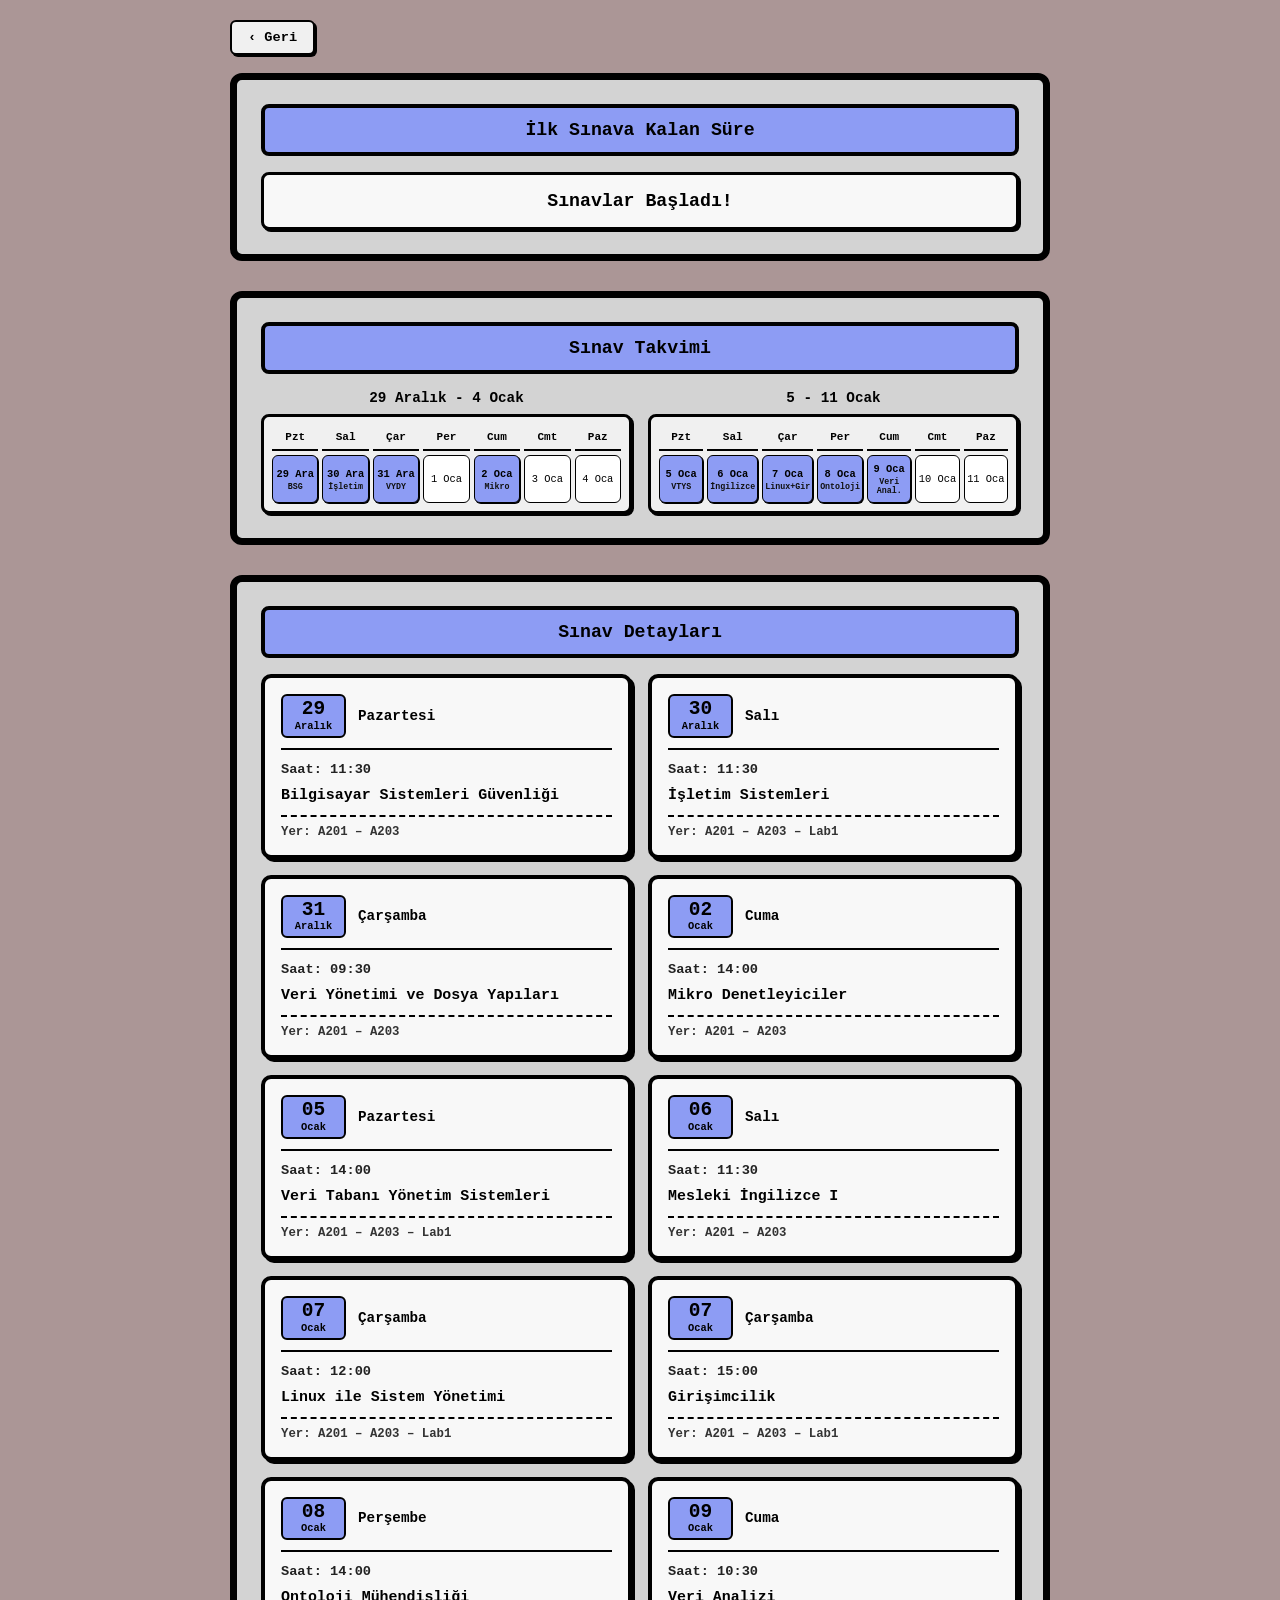
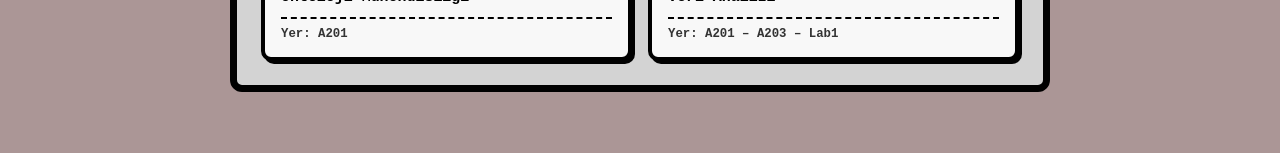
<file: sayfalar/finaller1.html>
<!DOCTYPE html>
<html lang="tr">

<head>
  <meta charset="UTF-8" />
  <meta name="viewport" content="width=device-width, initial-scale=1.0" />
  <title>Final Sınavları Takvimi — Çanakkale</title>
  <style>
    * {
      box-sizing: border-box;
    }

    body {
      background-color: rgba(122, 89, 89, 0.633);
      font-family: monospace;
      margin: 0;
      padding: 0;
      color: black;
      overflow-x: hidden;
      -webkit-tap-highlight-color: transparent;
    }

    .container {
      max-width: 860px;
      margin: 0 auto;
      padding: 20px;
    }

    /* Geri Dön Butonu */
    .back-btn {
      display: inline-block;
      font-family: monospace;
      font-size: 1.05em;
      font-weight: bold;
      color: black;
      text-decoration: none;
      background-color: #f0f0f0;
      border: 2px solid black;
      border-radius: 6px;
      padding: 8px 16px;
      box-shadow: 2px 2px 0px black;
      margin-bottom: 18px;
      transition: all 0.15s ease;
    }

    .back-btn:hover {
      background-color: #8d9cf4;
      transform: translate(-1px, -1px);
    }

    /* Ana Kutular (Retro Brutalist) */
    .box-container {
      border: 7px solid black;
      background-color: #d3d3d3;
      padding: 24px;
      margin: 0 auto 30px auto;
      border-radius: 12px;
    }

    .box-header {
      margin-top: 0;
      margin-bottom: 16px;
      background-color: #8d9cf4;
      color: black;
      padding: 12px;
      text-align: center;
      border: 4px solid black;
      font-size: 1.4em;
      border-radius: 8px;
    }

    /* Geri Sayım Kutusu */
    .countdown-timer {
      font-size: 1.4em;
      font-weight: bold;
      color: black;
      text-align: center;
      padding: 16px;
      background-color: #f8f8f8;
      border: 3px solid black;
      border-radius: 8px;
      box-shadow: 2px 2px 0px black;
    }

    /* Takvim Izgarası */
    .calendar-months {
      display: grid;
      grid-template-columns: repeat(auto-fit, minmax(280px, 1fr));
      gap: 16px;
    }

    .month-title {
      text-align: center;
      font-size: 1.1em;
      font-weight: bold;
      margin-bottom: 8px;
    }

    .calendar-grid {
      display: grid;
      grid-template-columns: repeat(7, 1fr);
      gap: 4px;
      background-color: #f0f0f0;
      border: 3px solid black;
      border-radius: 8px;
      padding: 8px;
      box-shadow: 2px 2px 0px black;
    }

    .calendar-day-header {
      font-weight: bold;
      font-size: 0.85em;
      text-align: center;
      padding: 6px 2px;
      border-bottom: 2px solid black;
    }

    .calendar-day {
      background: #fff;
      border: 1.5px solid black;
      border-radius: 6px;
      text-align: center;
      padding: 6px 2px;
      font-size: 0.8em;
      min-height: 48px;
      display: flex;
      flex-direction: column;
      align-items: center;
      justify-content: center;
    }

    .calendar-day.exam-day {
      background-color: #8d9cf4;
      cursor: pointer;
      font-weight: bold;
      box-shadow: 1px 1px 0px black;
      transition: all 0.15s ease;
    }

    .calendar-day.exam-day:hover {
      background-color: #7b8ae0;
      transform: translate(-1px, -1px);
    }

    .exam-tag {
      font-size: 0.8em;
      display: block;
      margin-top: 2px;
      color: #111;
    }

    /* Sınav Kartları Izgarası */
    .calendar {
      display: grid;
      gap: 16px;
      grid-template-columns: repeat(auto-fit, minmax(260px, 1fr));
      margin-top: 10px;
    }

    .exam-card {
      background-color: #f8f8f8;
      border: 4px solid black;
      border-radius: 10px;
      padding: 16px;
      box-shadow: 3px 3px 0px black;
      transition: all 0.2s ease;
      display: flex;
      flex-direction: column;
    }

    .exam-card:hover {
      transform: translate(-2px, -2px);
      box-shadow: 5px 5px 0px black;
    }

    .exam-date {
      display: flex;
      align-items: center;
      gap: 12px;
      margin-bottom: 12px;
      padding-bottom: 10px;
      border-bottom: 2px solid black;
    }

    .date-box {
      background-color: #8d9cf4;
      border: 2px solid black;
      border-radius: 6px;
      padding: 4px 10px;
      text-align: center;
      min-width: 65px;
    }

    .date-day {
      font-size: 1.5em;
      font-weight: bold;
      line-height: 1;
    }

    .date-month {
      font-size: 0.8em;
      font-weight: bold;
    }

    .day-name {
      font-size: 1.1em;
      font-weight: bold;
    }

    .exam-time {
      font-size: 1.05em;
      font-weight: bold;
      margin-bottom: 8px;
      color: #222;
    }

    .exam-name {
      font-size: 1.15em;
      font-weight: bold;
      line-height: 1.35;
      margin-bottom: 10px;
      flex-grow: 1;
    }

    .exam-location {
      font-size: 0.95em;
      font-weight: bold;
      color: #333;
      border-top: 2px dashed black;
      padding-top: 8px;
      margin-top: auto;
    }

    /* Mobil Uyumluluk */
    @media (max-width: 600px) {
      .container {
        padding: 12px 8px;
      }

      .box-container {
        border-width: 5px;
        border-radius: 10px;
        padding: 16px 12px;
      }

      .box-header {
        font-size: 1.2em;
        padding: 10px;
        border-width: 3px;
      }

      .countdown-timer {
        font-size: 1.1em;
        padding: 12px;
      }

      .calendar-day-header {
        font-size: 0.75em;
      }

      .calendar-day {
        font-size: 0.72em;
        min-height: 40px;
      }

      .calendar {
        grid-template-columns: 1fr;
      }
    }
  </style>
</head>

<body>
  <div class="container">
    <a href="sinavlar.html" class="back-btn">‹ Geri</a>

    <!-- Geri Sayım Kutusu -->
    <div class="box-container">
      <h3 class="box-header">İlk Sınava Kalan Süre</h3>
      <div class="countdown-timer" id="countdown">Hesaplanıyor...</div>
    </div>

    <!-- Sınav Takvimi Kutusu -->
    <div class="box-container">
      <h3 class="box-header">Sınav Takvimi</h3>
      <div class="calendar-months">
        <!-- Hafta 1: 29 Aralık - 4 Ocak -->
        <div>
          <div class="month-title">29 Aralık - 4 Ocak</div>
          <div class="calendar-grid">
            <div class="calendar-day-header">Pzt</div>
            <div class="calendar-day-header">Sal</div>
            <div class="calendar-day-header">Çar</div>
            <div class="calendar-day-header">Per</div>
            <div class="calendar-day-header">Cum</div>
            <div class="calendar-day-header">Cmt</div>
            <div class="calendar-day-header">Paz</div>

            <div class="calendar-day exam-day" title="Bilgisayar Sistemleri Güvenliği - 11:30" onclick="scrollToExam('exam-29-ara')">
              29 Ara<span class="exam-tag">BSG</span>
            </div>
            <div class="calendar-day exam-day" title="İşletim Sistemleri - 11:30" onclick="scrollToExam('exam-30-ara')">
              30 Ara<span class="exam-tag">İşletim</span>
            </div>
            <div class="calendar-day exam-day" title="Veri Yönetimi ve Dosya Yapıları - 09:30" onclick="scrollToExam('exam-31-ara')">
              31 Ara<span class="exam-tag">VYDY</span>
            </div>
            <div class="calendar-day">1 Oca</div>
            <div class="calendar-day exam-day" title="Mikro Denetleyiciler - 14:00" onclick="scrollToExam('exam-2-oca')">
              2 Oca<span class="exam-tag">Mikro</span>
            </div>
            <div class="calendar-day">3 Oca</div>
            <div class="calendar-day">4 Oca</div>
          </div>
        </div>

        <!-- Hafta 2: 5-11 Ocak -->
        <div>
          <div class="month-title">5 - 11 Ocak</div>
          <div class="calendar-grid">
            <div class="calendar-day-header">Pzt</div>
            <div class="calendar-day-header">Sal</div>
            <div class="calendar-day-header">Çar</div>
            <div class="calendar-day-header">Per</div>
            <div class="calendar-day-header">Cum</div>
            <div class="calendar-day-header">Cmt</div>
            <div class="calendar-day-header">Paz</div>

            <div class="calendar-day exam-day" title="Veri Tabanı Yönetim Sistemleri - 14:00" onclick="scrollToExam('exam-5-oca')">
              5 Oca<span class="exam-tag">VTYS</span>
            </div>
            <div class="calendar-day exam-day" title="Mesleki İngilizce I - 11:30" onclick="scrollToExam('exam-6-oca')">
              6 Oca<span class="exam-tag">İngilizce</span>
            </div>
            <div class="calendar-day exam-day" title="Linux ile Sistem Yönetimi (12:00) + Girişimcilik (15:00)" onclick="scrollToExam('exam-7-oca-linux')">
              7 Oca<span class="exam-tag">Linux+Gir</span>
            </div>
            <div class="calendar-day exam-day" title="Ontoloji Mühendisliği - 14:00" onclick="scrollToExam('exam-8-oca')">
              8 Oca<span class="exam-tag">Ontoloji</span>
            </div>
            <div class="calendar-day exam-day" title="Veri Analizi - 10:30" onclick="scrollToExam('exam-9-oca')">
              9 Oca<span class="exam-tag">Veri Anal.</span>
            </div>
            <div class="calendar-day">10 Oca</div>
            <div class="calendar-day">11 Oca</div>
          </div>
        </div>
      </div>
    </div>

    <!-- Sınav Kartları -->
    <div class="box-container">
      <h3 class="box-header">Sınav Detayları</h3>
      <div class="calendar">
        <!-- 29 Aralık 2025 -->
        <div class="exam-card" id="exam-29-ara">
          <div class="exam-date">
            <div class="date-box">
              <div class="date-day">29</div>
              <div class="date-month">Aralık</div>
            </div>
            <div class="day-name">Pazartesi</div>
          </div>
          <div class="exam-time">Saat: 11:30</div>
          <div class="exam-name">Bilgisayar Sistemleri Güvenliği</div>
          <div class="exam-location">Yer: A201 – A203</div>
        </div>

        <!-- 30 Aralık 2025 -->
        <div class="exam-card" id="exam-30-ara">
          <div class="exam-date">
            <div class="date-box">
              <div class="date-day">30</div>
              <div class="date-month">Aralık</div>
            </div>
            <div class="day-name">Salı</div>
          </div>
          <div class="exam-time">Saat: 11:30</div>
          <div class="exam-name">İşletim Sistemleri</div>
          <div class="exam-location">Yer: A201 – A203 – Lab1</div>
        </div>

        <!-- 31 Aralık 2025 -->
        <div class="exam-card" id="exam-31-ara">
          <div class="exam-date">
            <div class="date-box">
              <div class="date-day">31</div>
              <div class="date-month">Aralık</div>
            </div>
            <div class="day-name">Çarşamba</div>
          </div>
          <div class="exam-time">Saat: 09:30</div>
          <div class="exam-name">Veri Yönetimi ve Dosya Yapıları</div>
          <div class="exam-location">Yer: A201 – A203</div>
        </div>

        <!-- 02 Ocak 2026 -->
        <div class="exam-card" id="exam-2-oca">
          <div class="exam-date">
            <div class="date-box">
              <div class="date-day">02</div>
              <div class="date-month">Ocak</div>
            </div>
            <div class="day-name">Cuma</div>
          </div>
          <div class="exam-time">Saat: 14:00</div>
          <div class="exam-name">Mikro Denetleyiciler</div>
          <div class="exam-location">Yer: A201 – A203</div>
        </div>

        <!-- 05 Ocak 2026 -->
        <div class="exam-card" id="exam-5-oca">
          <div class="exam-date">
            <div class="date-box">
              <div class="date-day">05</div>
              <div class="date-month">Ocak</div>
            </div>
            <div class="day-name">Pazartesi</div>
          </div>
          <div class="exam-time">Saat: 14:00</div>
          <div class="exam-name">Veri Tabanı Yönetim Sistemleri</div>
          <div class="exam-location">Yer: A201 – A203 – Lab1</div>
        </div>

        <!-- 06 Ocak 2026 -->
        <div class="exam-card" id="exam-6-oca">
          <div class="exam-date">
            <div class="date-box">
              <div class="date-day">06</div>
              <div class="date-month">Ocak</div>
            </div>
            <div class="day-name">Salı</div>
          </div>
          <div class="exam-time">Saat: 11:30</div>
          <div class="exam-name">Mesleki İngilizce I</div>
          <div class="exam-location">Yer: A201 – A203</div>
        </div>

        <!-- 07 Ocak 2026 - İlk Sınav -->
        <div class="exam-card" id="exam-7-oca-linux">
          <div class="exam-date">
            <div class="date-box">
              <div class="date-day">07</div>
              <div class="date-month">Ocak</div>
            </div>
            <div class="day-name">Çarşamba</div>
          </div>
          <div class="exam-time">Saat: 12:00</div>
          <div class="exam-name">Linux ile Sistem Yönetimi</div>
          <div class="exam-location">Yer: A201 – A203 – Lab1</div>
        </div>

        <!-- 07 Ocak 2026 - İkinci Sınav -->
        <div class="exam-card" id="exam-7-oca-girisimcilik">
          <div class="exam-date">
            <div class="date-box">
              <div class="date-day">07</div>
              <div class="date-month">Ocak</div>
            </div>
            <div class="day-name">Çarşamba</div>
          </div>
          <div class="exam-time">Saat: 15:00</div>
          <div class="exam-name">Girişimcilik</div>
          <div class="exam-location">Yer: A201 – A203 – Lab1</div>
        </div>

        <!-- 08 Ocak 2026 -->
        <div class="exam-card" id="exam-8-oca">
          <div class="exam-date">
            <div class="date-box">
              <div class="date-day">08</div>
              <div class="date-month">Ocak</div>
            </div>
            <div class="day-name">Perşembe</div>
          </div>
          <div class="exam-time">Saat: 14:00</div>
          <div class="exam-name">Ontoloji Mühendisliği</div>
          <div class="exam-location">Yer: A201</div>
        </div>

        <!-- 09 Ocak 2026 -->
        <div class="exam-card" id="exam-9-oca">
          <div class="exam-date">
            <div class="date-box">
              <div class="date-day">09</div>
              <div class="date-month">Ocak</div>
            </div>
            <div class="day-name">Cuma</div>
          </div>
          <div class="exam-time">Saat: 10:30</div>
          <div class="exam-name">Veri Analizi</div>
          <div class="exam-location">Yer: A201 – A203 – Lab1</div>
        </div>
      </div>
    </div>
  </div>

  <script>
    function scrollToExam(examId) {
      const element = document.getElementById(examId);
      if (element) {
        element.scrollIntoView({ behavior: 'smooth', block: 'center' });
        element.style.transform = 'translate(-3px, -3px) scale(1.02)';
        element.style.borderColor = '#8d9cf4';
        setTimeout(() => {
          element.style.transform = '';
          element.style.borderColor = 'black';
        }, 800);
      }
    }

    function updateCountdown() {
      const firstExam = new Date('2025-12-29T11:30:00');
      const now = new Date();
      const diff = firstExam - now;

      if (diff > 0) {
        const days = Math.floor(diff / (1000 * 60 * 60 * 24));
        const hours = Math.floor((diff % (1000 * 60 * 60 * 24)) / (1000 * 60 * 60));
        const minutes = Math.floor((diff % (1000 * 60 * 60)) / (1000 * 60));
        const seconds = Math.floor((diff % (1000 * 60)) / 1000);

        document.getElementById('countdown').innerHTML =
          `${days} Gün ${hours} Saat ${minutes} Dakika ${seconds} Saniye`;
      } else {
        document.getElementById('countdown').innerHTML = 'Sınavlar Başladı!';
      }
    }

    updateCountdown();
    setInterval(updateCountdown, 1000);
  </script>
</body>

</html>
</file>
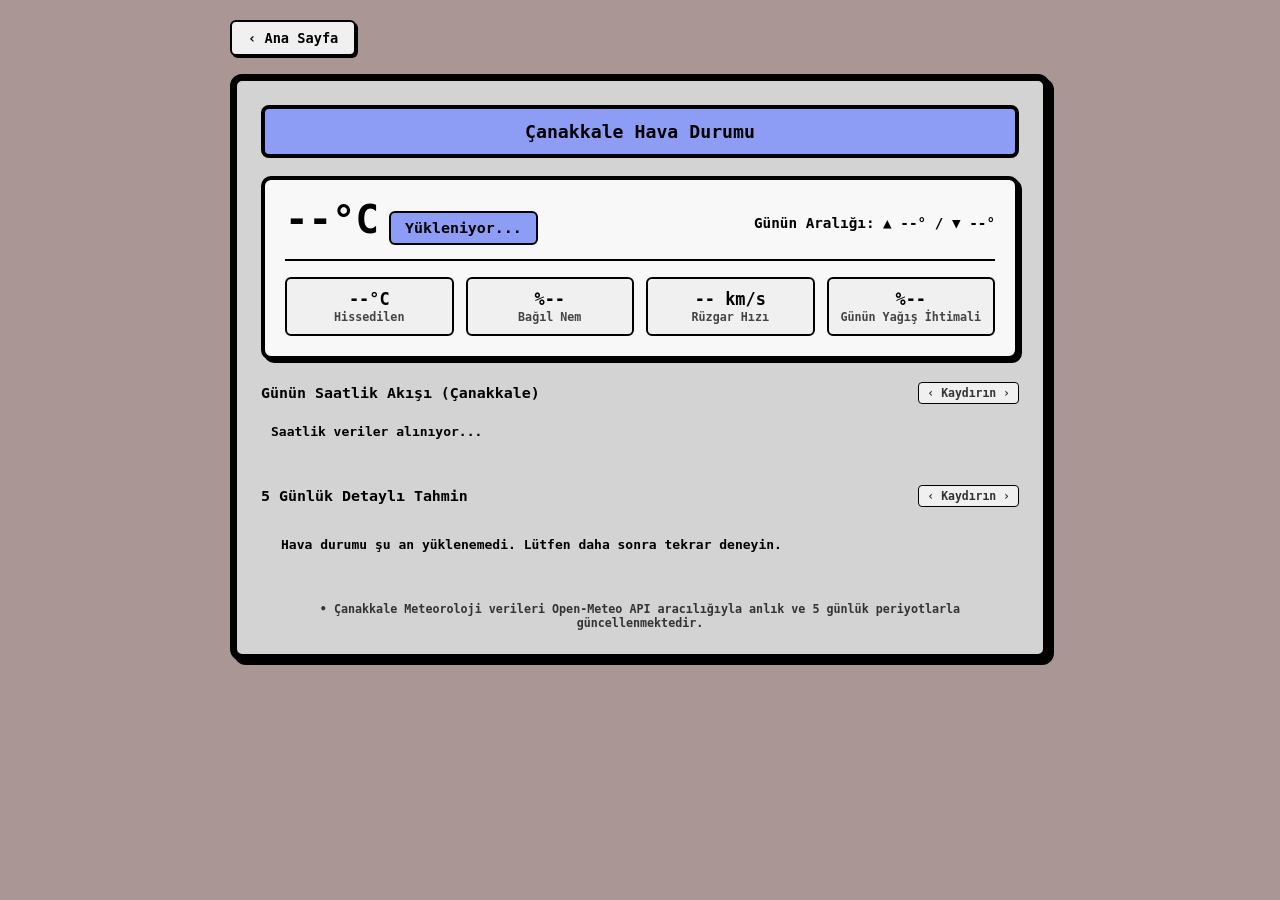
<file: sayfalar/hava-durumu.html>
<!DOCTYPE html>
<html lang="tr">

<head>
  <meta charset="UTF-8" />
  <meta name="viewport" content="width=device-width, initial-scale=1.0" />
  <title>Hava Durumu — Çanakkale</title>
  <style>
    * {
      box-sizing: border-box;
    }

    body {
      background-color: rgba(122, 89, 89, 0.633);
      font-family: monospace;
      margin: 0;
      padding: 0;
      color: black;
      overflow-x: hidden;
      -webkit-tap-highlight-color: transparent;
    }

    .container {
      max-width: 860px;
      margin: 0 auto;
      padding: 20px;
    }

    /* Geri Dön Butonu */
    .back-btn {
      display: inline-block;
      font-family: monospace;
      font-size: 1.05em;
      font-weight: bold;
      color: black;
      text-decoration: none;
      background-color: #f0f0f0;
      border: 2px solid black;
      border-radius: 6px;
      padding: 8px 16px;
      box-shadow: 2px 2px 0px black;
      margin-bottom: 18px;
      transition: all 0.15s ease;
    }

    .back-btn:hover {
      background-color: #8d9cf4;
      transform: translate(-1px, -1px);
    }

    /* Ana Kutular */
    .box-container {
      border: 7px solid black;
      background-color: #d3d3d3;
      padding: 24px;
      margin: 0 auto 30px auto;
      border-radius: 12px;
      box-shadow: 4px 4px 0px black;
    }

    .box-header {
      margin-top: 0;
      margin-bottom: 18px;
      background-color: #8d9cf4;
      color: black;
      padding: 12px 16px;
      text-align: center;
      border: 4px solid black;
      font-size: 1.4em;
      font-weight: bold;
      border-radius: 8px;
    }

    /* Anlık Durum Kartı */
    .current-card {
      background-color: #f8f8f8;
      border: 4px solid black;
      border-radius: 10px;
      padding: 20px;
      margin-bottom: 22px;
      box-shadow: 3px 3px 0px black;
    }

    .current-top-row {
      display: flex;
      justify-content: space-between;
      align-items: center;
      flex-wrap: wrap;
      gap: 12px;
      border-bottom: 2px solid black;
      padding-bottom: 14px;
      margin-bottom: 16px;
    }

    .current-temp-wrap {
      display: flex;
      align-items: baseline;
      gap: 10px;
    }

    .current-temp-val {
      font-size: 3em;
      font-weight: bold;
      line-height: 1;
      color: black;
    }

    .current-condition-tag {
      font-size: 1.15em;
      font-weight: bold;
      padding: 6px 14px;
      border: 2px solid black;
      border-radius: 6px;
      background-color: #8d9cf4;
      color: black;
    }

    .current-meta-grid {
      display: grid;
      grid-template-columns: repeat(auto-fit, minmax(150px, 1fr));
      gap: 12px;
      text-align: center;
    }

    .meta-box {
      background-color: #f0f0f0;
      border: 2px solid black;
      border-radius: 6px;
      padding: 10px;
    }

    .meta-val {
      font-size: 1.3em;
      font-weight: bold;
      display: block;
      color: black;
    }

    .meta-lbl {
      font-size: 0.9em;
      font-weight: bold;
      color: #444;
      margin-top: 2px;
    }

    /* Saatlik Tahmin Şeridi */
    .section-header-wrap {
      display: flex;
      justify-content: space-between;
      align-items: center;
      margin-bottom: 10px;
    }

    .section-subtitle {
      font-size: 1.15em;
      font-weight: bold;
      color: black;
    }

    .scroll-hint {
      font-size: 0.88em;
      font-weight: bold;
      background-color: #f0f0f0;
      border: 1.5px solid black;
      border-radius: 4px;
      padding: 3px 8px;
      color: #333;
    }

    /* Özel Retro Kaydırma Çubuğu */
    .custom-scroll {
      scrollbar-width: thin;
      scrollbar-color: #8d9cf4 #cfcfcf;
    }

    .custom-scroll::-webkit-scrollbar {
      height: 8px;
    }

    .custom-scroll::-webkit-scrollbar-track {
      background: #cfcfcf;
      border-radius: 4px;
      border: 1px solid black;
    }

    .custom-scroll::-webkit-scrollbar-thumb {
      background: #8d9cf4;
      border-radius: 4px;
      border: 1.5px solid black;
    }

    .custom-scroll::-webkit-scrollbar-thumb:hover {
      background: #6f80e6;
    }

    .hourly-scroll-wrap {
      overflow-x: auto;
      padding-bottom: 12px;
      margin-bottom: 24px;
      -webkit-overflow-scrolling: touch;
    }

    .hourly-strip {
      display: flex;
      gap: 12px;
      min-width: min-content;
    }

    .hourly-item {
      background-color: #f8f8f8;
      border: 3px solid black;
      border-radius: 8px;
      padding: 12px 8px;
      text-align: center;
      min-width: 110px;
      width: 110px;
      box-shadow: 2px 2px 0px black;
      flex-shrink: 0;
      box-sizing: border-box;
    }

    .hourly-time {
      font-size: 0.95em;
      font-weight: bold;
      margin-bottom: 6px;
    }

    .hourly-temp {
      font-size: 1.25em;
      font-weight: bold;
      margin-bottom: 4px;
    }

    .hourly-desc {
      font-size: 0.82em;
      font-weight: bold;
      margin-bottom: 4px;
      white-space: nowrap;
      overflow: hidden;
      text-overflow: ellipsis;
      max-width: 100%;
      color: #111;
    }

    .hourly-rain {
      font-size: 0.85em;
      font-weight: bold;
      color: #1e40af;
    }

    /* 5 Günlük Kaydırmalı Tahmin Kartları */
    .daily-scroll-wrap {
      overflow-x: auto;
      padding-bottom: 12px;
      margin-bottom: 16px;
      -webkit-overflow-scrolling: touch;
      scroll-snap-type: x mandatory;
    }

    .daily-strip {
      display: flex;
      gap: 14px;
      min-width: min-content;
    }

    .daily-card {
      background-color: #f8f8f8;
      border: 4px solid black;
      border-radius: 10px;
      padding: 16px 12px;
      box-shadow: 3px 3px 0px black;
      display: flex;
      flex-direction: column;
      justify-content: space-between;
      align-items: center;
      text-align: center;
      min-width: 175px;
      width: 175px;
      flex-shrink: 0;
      scroll-snap-align: start;
      transition: all 0.15s ease;
      box-sizing: border-box;
    }

    .daily-card:hover {
      transform: translate(-2px, -2px);
      box-shadow: 5px 5px 0px black;
    }

    .daily-day-title {
      font-size: 1.2em;
      font-weight: bold;
      color: black;
      margin-bottom: 2px;
    }

    .daily-date-sub {
      font-size: 0.88em;
      font-weight: bold;
      color: #555;
      margin-bottom: 10px;
    }

    .daily-condition-tag {
      font-size: 0.9em;
      font-weight: bold;
      padding: 6px 4px;
      border: 2px solid black;
      border-radius: 6px;
      text-align: center;
      width: 100%;
      max-width: 100%;
      box-sizing: border-box;
      margin-bottom: 10px;
      line-height: 1.25;
      white-space: normal;
      word-break: break-word;
    }

    .daily-temps-box {
      font-size: 1.25em;
      font-weight: bold;
      white-space: nowrap;
      margin-bottom: 10px;
    }

    .temp-max {
      color: #b91c1c;
    }

    .temp-min {
      color: #1d4ed8;
      margin-left: 6px;
    }

    .daily-sub-metrics {
      display: flex;
      flex-direction: column;
      gap: 6px;
      width: 100%;
    }

    .daily-rain-box {
      font-size: 0.85em;
      font-weight: bold;
      background-color: #dbeafe;
      color: #1e3a8a;
      border: 1.5px solid black;
      border-radius: 6px;
      padding: 4px 6px;
      text-align: center;
    }

    .daily-wind-box {
      font-size: 0.85em;
      font-weight: bold;
      color: #333;
      background-color: #f0f0f0;
      border: 1.5px solid black;
      border-radius: 6px;
      padding: 4px 6px;
      text-align: center;
    }

    .source-note {
      text-align: center;
      font-size: 0.9em;
      font-weight: bold;
      color: #333;
      margin-top: 18px;
    }

    @media (max-width: 650px) {
      .container {
        padding: 12px 8px;
      }

      .box-container {
        border-width: 5px;
        padding: 16px 12px;
      }

      .box-header {
        font-size: 1.2em;
        padding: 10px;
        border-width: 3px;
      }

      .current-top-row {
        flex-direction: column;
        align-items: flex-start;
      }

      .daily-card {
        min-width: 160px;
        width: 160px;
      }
    }
  </style>
</head>

<body>
  <div class="container">
    <a href="../index.html" class="back-btn">‹ Ana Sayfa</a>

    <div class="box-container">
      <h1 class="box-header">Çanakkale Hava Durumu</h1>

      <!-- Anlık Ayrıntılı Durum -->
      <div class="current-card">
        <div class="current-top-row">
          <div class="current-temp-wrap">
            <span class="current-temp-val" id="cur-temp">--°C</span>
            <span class="current-condition-tag" id="cur-desc">Yükleniyor...</span>
          </div>
          <div style="font-weight: bold; font-size: 1.1em;" id="cur-range">
            Günün Aralığı: ▲ --° / ▼ --°
          </div>
        </div>

        <div class="current-meta-grid">
          <div class="meta-box">
            <span class="meta-val" id="cur-feel">--°C</span>
            <span class="meta-lbl">Hissedilen</span>
          </div>
          <div class="meta-box">
            <span class="meta-val" id="cur-humidity">%--</span>
            <span class="meta-lbl">Bağıl Nem</span>
          </div>
          <div class="meta-box">
            <span class="meta-val" id="cur-wind">-- km/s</span>
            <span class="meta-lbl">Rüzgar Hızı</span>
          </div>
          <div class="meta-box">
            <span class="meta-val" id="cur-rain-chance">%--</span>
            <span class="meta-lbl">Günün Yağış İhtimali</span>
          </div>
        </div>
      </div>

      <!-- Saatlik Tahmin Şeridi -->
      <div class="section-header-wrap">
        <div class="section-subtitle">Günün Saatlik Akışı (Çanakkale)</div>
        <div class="scroll-hint">‹ Kaydırın ›</div>
      </div>
      <div class="hourly-scroll-wrap custom-scroll">
        <div class="hourly-strip" id="hourly-strip">
          <div style="padding: 10px; font-weight: bold;">Saatlik veriler alınıyor...</div>
        </div>
      </div>

      <!-- 5 Günlük Detaylı Kaydırmalı Tahmin Şeridi -->
      <div class="section-header-wrap">
        <div class="section-subtitle">5 Günlük Detaylı Tahmin</div>
        <div class="scroll-hint">‹ Kaydırın ›</div>
      </div>
      <div class="daily-scroll-wrap custom-scroll">
        <div class="daily-strip" id="forecast-grid">
          <div style="text-align: center; padding: 20px; font-weight: bold;">5 günlük tahmin yükleniyor...</div>
        </div>
      </div>

      <div class="source-note">
        • Çanakkale Meteoroloji verileri Open-Meteo API aracılığıyla anlık ve 5 günlük periyotlarla güncellenmektedir.
      </div>
    </div>
  </div>

  <script>
    document.addEventListener("DOMContentLoaded", function () {
      const GUNLER = ["Pazar", "Pazartesi", "Salı", "Çarşamba", "Perşembe", "Cuma", "Cumartesi"];
      const AYLAR = ["Ocak", "Şubat", "Mart", "Nisan", "Mayıs", "Haziran", "Temmuz", "Ağustos", "Eylül", "Ekim", "Kasım", "Aralık"];
      const AYLAR_KISA = ["Oca", "Şub", "Mar", "Nis", "May", "Haz", "Tem", "Ağu", "Eyl", "Eki", "Kas", "Ara"];

      function parseWmo(code) {
        if (code === 0) return { desc: "Açık", color: "#fef08a" };
        if (code === 1) return { desc: "Az Bulutlu", color: "#e0e7ff" };
        if (code === 2) return { desc: "Parçalı Bulutlu", color: "#c7d2fe" };
        if (code === 3) return { desc: "Çok Bulutlu", color: "#e2e8f0" };
        if (code >= 45 && code <= 48) return { desc: "Sisli", color: "#cbd5e1" };
        if (code >= 51 && code <= 57) return { desc: "Çiseleme", color: "#bfdbfe" };
        if (code >= 61 && code <= 67) return { desc: "Yağmurlu", color: "#93c5fd" };
        if (code >= 71 && code <= 77) return { desc: "Kar Yağışlı", color: "#e0f2fe" };
        if (code >= 80 && code <= 82) return { desc: "Sağanak Yağış", color: "#60a5fa" };
        if (code >= 95 && code <= 99) return { desc: "Fırtına", color: "#fca5a5" };
        return { desc: "Bulutlu", color: "#e2e8f0" };
      }

      async function fetchWeatherDetails() {
        const url = "https://api.open-meteo.com/v1/forecast?latitude=40.1553&longitude=26.4082&current=temperature_2m,relative_humidity_2m,apparent_temperature,weather_code,wind_speed_10m&hourly=temperature_2m,weather_code,precipitation_probability&daily=weather_code,temperature_2m_max,temperature_2m_min,precipitation_probability_max,wind_speed_10m_max&timezone=Europe%2FIstanbul&forecast_days=5";

        try {
          const res = await fetch(url);
          if (!res.ok) throw new Error("API hatası: " + res.status);
          const data = await res.json();

          // 1. Anlık Kart
          const cur = data.current;
          const curWmo = parseWmo(cur.weather_code);
          const curTemp = Math.round(cur.temperature_2m);
          const curFeel = Math.round(cur.apparent_temperature);
          const curHum = cur.relative_humidity_2m;
          const curWind = Math.round(cur.wind_speed_10m);

          const d0Max = Math.round(data.daily.temperature_2m_max[0]);
          const d0Min = Math.round(data.daily.temperature_2m_min[0]);
          const d0Rain = data.daily.precipitation_probability_max[0] || 0;

          document.getElementById("cur-temp").textContent = `${curTemp}°C`;
          document.getElementById("cur-desc").textContent = curWmo.desc;
          document.getElementById("cur-desc").style.backgroundColor = curWmo.color;
          document.getElementById("cur-range").innerHTML = `Günün Aralığı: <span class="temp-max">▲ ${d0Max}°</span> / <span class="temp-min">▼ ${d0Min}°</span>`;
          document.getElementById("cur-feel").textContent = `${curFeel}°C`;
          document.getElementById("cur-humidity").textContent = `%${curHum}`;
          document.getElementById("cur-wind").textContent = `${curWind} km/s`;
          document.getElementById("cur-rain-chance").textContent = `%${d0Rain}`;

          // 2. Saatlik Şerit (Önümüzdeki 12 saat)
          const strip = document.getElementById("hourly-strip");
          strip.innerHTML = "";
          const nowHour = new Date().getHours();
          const hourlyTimes = data.hourly.time;
          const hourlyTemps = data.hourly.temperature_2m;
          const hourlyWmo = data.hourly.weather_code;
          const hourlyRain = data.hourly.precipitation_probability;

          let renderedCount = 0;
          for (let i = 0; i < hourlyTimes.length && renderedCount < 12; i++) {
            const hDate = new Date(hourlyTimes[i]);
            if (hDate.getHours() >= nowHour || hDate.getDate() > new Date().getDate()) {
              const hTemp = Math.round(hourlyTemps[i]);
              const hW = parseWmo(hourlyWmo[i]);
              const hR = hourlyRain[i] || 0;
              const hHourStr = `${String(hDate.getHours()).padStart(2, "0")}:00`;

              const item = document.createElement("div");
              item.className = "hourly-item";
              item.innerHTML = `
                <div class="hourly-time">${hHourStr}</div>
                <div class="hourly-temp">${hTemp}°C</div>
                <div class="hourly-desc" title="${hW.desc}">${hW.desc}</div>
                <div class="hourly-rain">%${hR} yağış</div>
              `;
              strip.appendChild(item);
              renderedCount++;
            }
          }

          // 3. 5 Günlük Kaydırmalı Kartlar
          const grid = document.getElementById("forecast-grid");
          grid.innerHTML = "";
          const daily = data.daily;

          for (let i = 0; i < daily.time.length; i++) {
            const dateStr = daily.time[i];
            const dObj = new Date(dateStr + "T00:00:00");
            const gIdx = dObj.getDay();
            const dayTitle = i === 0 ? "Bugün" : (i === 1 ? "Yarın" : GUNLER[gIdx]);
            const shortDate = `${dObj.getDate()} ${AYLAR_KISA[dObj.getMonth()]}`;
            const wmo = parseWmo(daily.weather_code[i]);
            const maxT = Math.round(daily.temperature_2m_max[i]);
            const minT = Math.round(daily.temperature_2m_min[i]);
            const rainP = daily.precipitation_probability_max[i] || 0;
            const windM = Math.round(daily.wind_speed_10m_max[i] || 0);

            const card = document.createElement("div");
            card.className = "daily-card";
            card.innerHTML = `
              <div>
                <div class="daily-day-title">${dayTitle}</div>
                <div class="daily-date-sub">${shortDate}</div>
              </div>
              <div class="daily-condition-tag" style="background-color: ${wmo.color};">
                ${wmo.desc}
              </div>
              <div class="daily-temps-box">
                <span class="temp-max">▲ ${maxT}°</span>
                <span class="temp-min">▼ ${minT}°</span>
              </div>
              <div class="daily-sub-metrics">
                <div class="daily-rain-box">Yağış: %${rainP}</div>
                <div class="daily-wind-box">Rüzgar: ${windM} km/s</div>
              </div>
            `;
            grid.appendChild(card);
          }
        } catch (err) {
          console.error("Hava durumu detayları alınamadı:", err);
          document.getElementById("forecast-grid").innerHTML = 
            '<div style="text-align:center; padding: 20px; font-weight: bold;">Hava durumu şu an yüklenemedi. Lütfen daha sonra tekrar deneyin.</div>';
        }
      }

      fetchWeatherDetails();
    });
  </script>
</body>

</html>
</file>
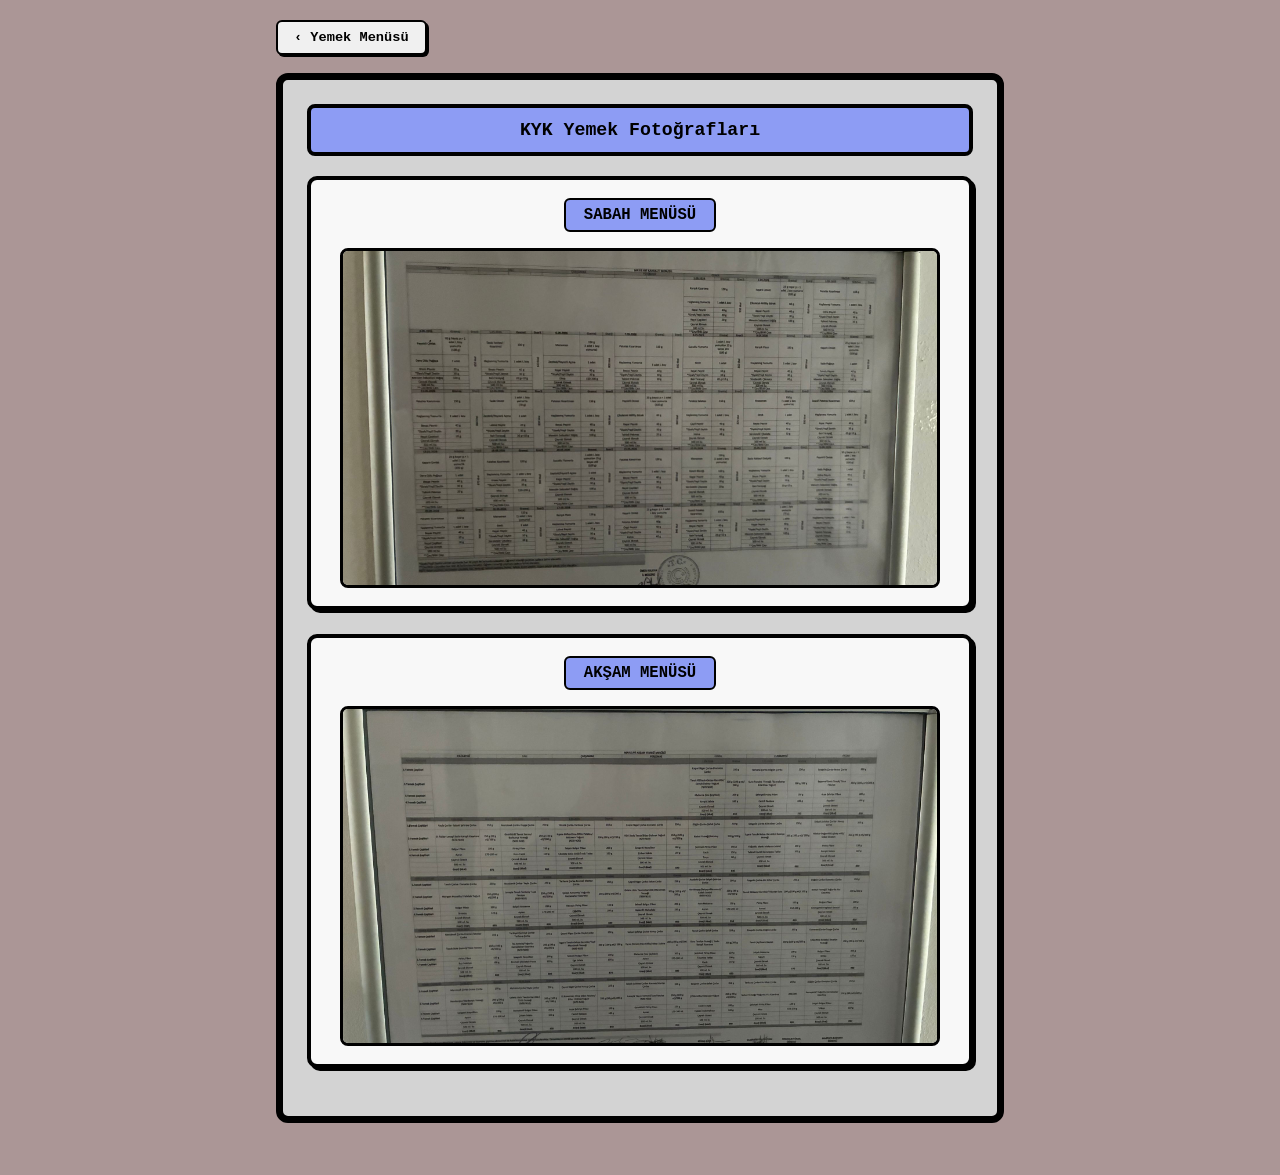
<file: sayfalar/kyk-foto.html>
<!DOCTYPE html>
<html lang="tr">

<head>
  <meta charset="UTF-8" />
  <meta name="viewport" content="width=device-width, initial-scale=1.0" />
  <title>KYK Yemek Fotoğrafları — Çanakkale</title>
  <style>
    * {
      box-sizing: border-box;
    }

    body {
      background-color: rgba(122, 89, 89, 0.633);
      font-family: monospace;
      margin: 0;
      padding: 0;
      color: black;
      overflow-x: hidden;
      -webkit-tap-highlight-color: transparent;
    }

    .container {
      max-width: 768px;
      margin: 0 auto;
      padding: 20px;
    }

    /* Geri Dön Butonu */
    .back-btn {
      display: inline-block;
      font-family: monospace;
      font-size: 1.05em;
      font-weight: bold;
      color: black;
      text-decoration: none;
      background-color: #f0f0f0;
      border: 2px solid black;
      border-radius: 6px;
      padding: 8px 16px;
      box-shadow: 2px 2px 0px black;
      margin-bottom: 18px;
      transition: all 0.15s ease;
    }

    .back-btn:hover {
      background-color: #8d9cf4;
      transform: translate(-1px, -1px);
    }

    /* Ana Kutu */
    .box-container {
      border: 7px solid black;
      background-color: #d3d3d3;
      padding: 24px;
      margin: 0 auto 30px auto;
      border-radius: 12px;
      text-align: center;
    }

    .box-header {
      margin-top: 0;
      margin-bottom: 20px;
      background-color: #8d9cf4;
      color: black;
      padding: 12px;
      text-align: center;
      border: 4px solid black;
      font-size: 1.4em;
      border-radius: 8px;
    }

    /* Fotoğraf Kartları */
    .photo-card {
      background-color: #f8f8f8;
      border: 4px solid black;
      border-radius: 10px;
      padding: 18px;
      box-shadow: 3px 3px 0px black;
      margin-bottom: 24px;
      text-align: center;
    }

    .photo-title {
      display: inline-block;
      font-size: 1.2em;
      font-weight: bold;
      background-color: #8d9cf4;
      border: 2px solid black;
      border-radius: 6px;
      padding: 6px 18px;
      margin-bottom: 16px;
    }

    .photo-img {
      width: 100%;
      max-width: 600px;
      border: 3px solid black;
      border-radius: 8px;
      display: block;
      margin: 0 auto;
      object-fit: cover;
    }

    @media (max-width: 600px) {
      .container {
        padding: 12px 8px;
      }

      .box-container {
        border-width: 5px;
        border-radius: 10px;
        padding: 16px 12px;
      }

      .box-header {
        font-size: 1.2em;
        padding: 10px;
        border-width: 3px;
      }

      .photo-card {
        padding: 12px;
      }
    }
  </style>
</head>

<body>
  <div class="container">
    <a href="yemek.html" class="back-btn">‹ Yemek Menüsü</a>

    <div class="box-container">
      <h3 class="box-header">KYK Yemek Fotoğrafları</h3>

      <div class="photo-card">
        <div class="photo-title">SABAH MENÜSÜ</div>
        <img class="photo-img" src="../resimler/yemek/sabah.jpg" alt="KYK Sabah Menüsü" />
      </div>

      <div class="photo-card">
        <div class="photo-title">AKŞAM MENÜSÜ</div>
        <img class="photo-img" src="../resimler/yemek/aksam.jpg" alt="KYK Akşam Menüsü" />
      </div>
    </div>
  </div>
</body>

</html>
</file>
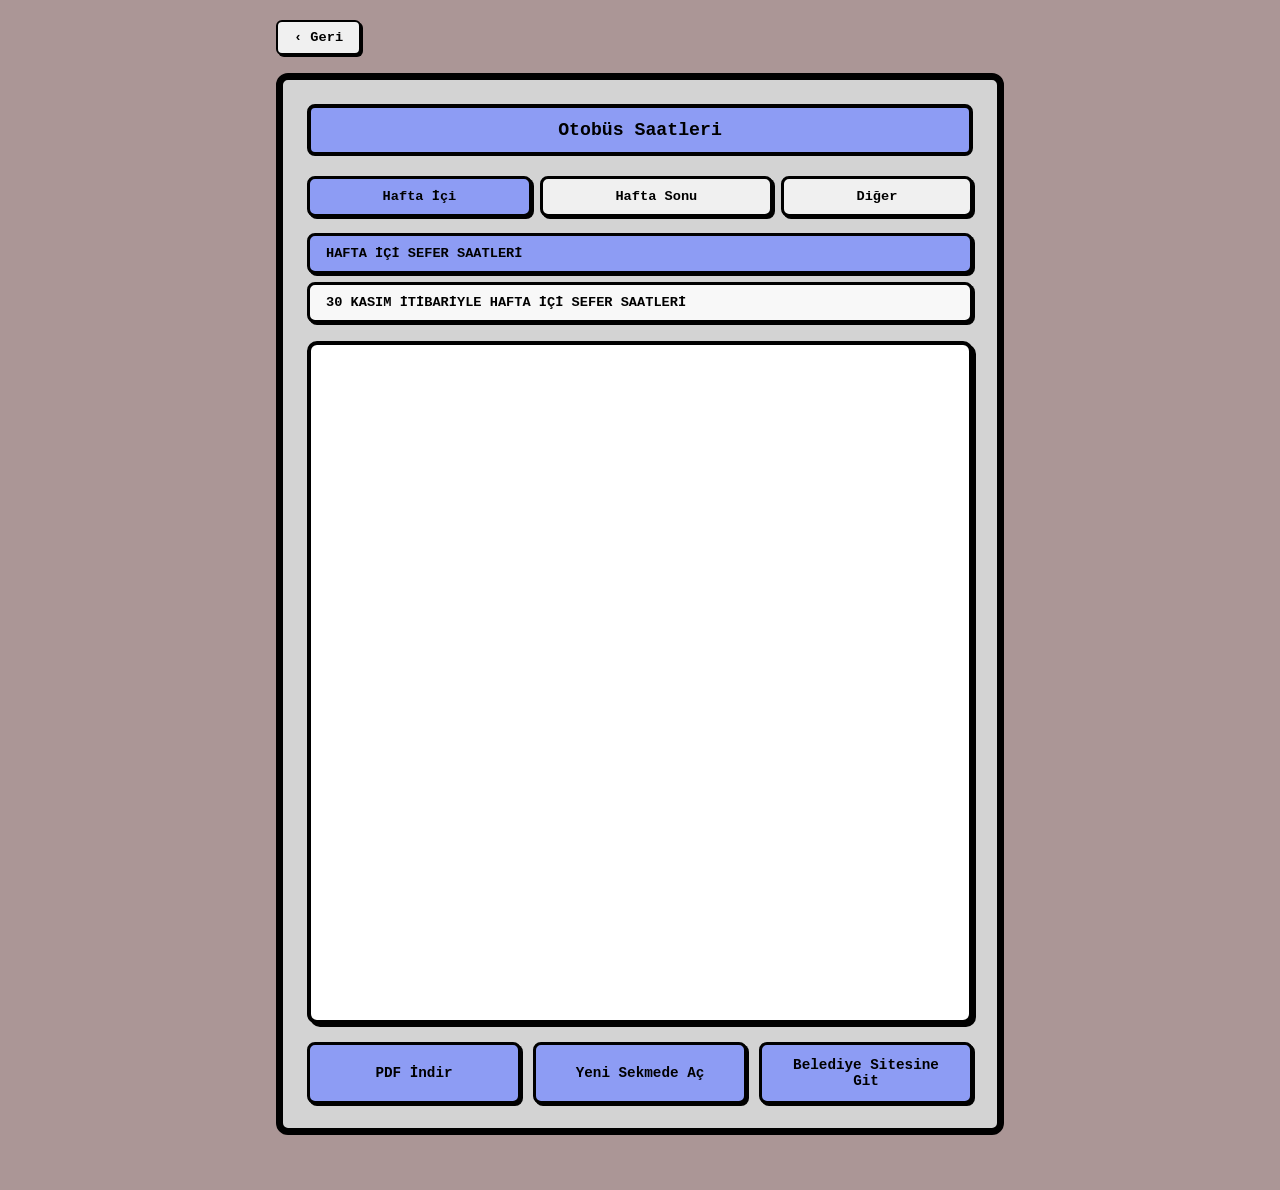
<file: sayfalar/otobus-saatleri.html>
<!DOCTYPE html>
<html lang="tr">

<head>
  <meta charset="UTF-8" />
  <meta name="viewport" content="width=device-width, initial-scale=1.0" />
  <title>Otobüs Saatleri — Çanakkale</title>
  <style>
    * {
      box-sizing: border-box;
    }

    body {
      background-color: rgba(122, 89, 89, 0.633);
      font-family: monospace;
      margin: 0;
      padding: 0;
      color: black;
      overflow-x: hidden;
      -webkit-tap-highlight-color: transparent;
    }

    .container {
      max-width: 768px;
      margin: 0 auto;
      padding: 20px;
    }

    /* Geri Dön Butonu */
    .back-btn {
      display: inline-block;
      font-family: monospace;
      font-size: 1.05em;
      font-weight: bold;
      color: black;
      text-decoration: none;
      background-color: #f0f0f0;
      border: 2px solid black;
      border-radius: 6px;
      padding: 8px 16px;
      box-shadow: 2px 2px 0px black;
      margin-bottom: 18px;
      transition: all 0.15s ease;
    }

    .back-btn:hover {
      background-color: #8d9cf4;
      transform: translate(-1px, -1px);
    }

    /* Ana Kutu (Retro Brutalist) */
    .box-container {
      border: 7px solid black;
      background-color: #d3d3d3;
      padding: 24px;
      margin: 0 auto 30px auto;
      border-radius: 12px;
    }

    .box-header {
      margin-top: 0;
      margin-bottom: 20px;
      background-color: #8d9cf4;
      color: black;
      padding: 12px;
      text-align: center;
      border: 4px solid black;
      font-size: 1.4em;
      border-radius: 8px;
    }

    /* Tab Butonları */
    .tab-bar {
      display: flex;
      gap: 8px;
      flex-wrap: wrap;
      margin-bottom: 16px;
      justify-content: center;
    }

    .tab-btn {
      flex: 1 1 auto;
      min-width: 100px;
      font-family: monospace;
      font-size: 1.05em;
      font-weight: bold;
      padding: 10px 16px;
      border: 3px solid black;
      border-radius: 8px;
      background-color: #f0f0f0;
      color: black;
      cursor: pointer;
      text-align: center;
      box-shadow: 2px 2px 0px black;
      transition: all 0.15s ease;
    }

    .tab-btn:hover {
      background-color: #e0e0e0;
      transform: translate(-1px, -1px);
    }

    .tab-btn.active {
      background-color: #8d9cf4;
      color: black;
    }

    /* PDF Listesi */
    .pdf-list {
      display: flex;
      flex-direction: column;
      gap: 8px;
      margin-bottom: 18px;
      min-height: 40px;
    }

    .pdf-item {
      font-family: monospace;
      font-size: 1.05em;
      font-weight: bold;
      background-color: #f8f8f8;
      border: 3px solid black;
      border-radius: 8px;
      padding: 10px 16px;
      color: black;
      cursor: pointer;
      text-align: left;
      box-shadow: 2px 2px 0px black;
      transition: all 0.15s ease;
      white-space: nowrap;
      overflow: hidden;
      text-overflow: ellipsis;
      user-select: none;
    }

    .pdf-item:hover {
      background-color: #e8e8e8;
      transform: translate(-1px, -1px);
    }

    .pdf-item.active {
      background-color: #8d9cf4;
      color: black;
    }

    .bos-mesaj {
      font-family: monospace;
      font-size: 1.05em;
      color: #333;
      text-align: center;
      padding: 16px;
      font-weight: bold;
    }

    /* PDF Görüntüleyici Kutusu */
    .pdf-viewer-wrap {
      position: relative;
      width: 100%;
      border: 4px solid black;
      border-radius: 10px;
      overflow: hidden;
      background: #fff;
      margin-bottom: 18px;
      box-shadow: 3px 3px 0px black;
    }

    #pdf-iframe {
      width: 100%;
      height: 75vh;
      min-height: 550px;
      border: none;
      display: block;
    }

    .iframe-placeholder {
      width: 100%;
      height: 75vh;
      min-height: 550px;
      display: flex;
      align-items: center;
      justify-content: center;
      color: #333;
      font-size: 1.1em;
      font-family: monospace;
      font-weight: bold;
      text-align: center;
      padding: 20px;
      background-color: #f0f0f0;
    }

    /* Alt Butonlar */
    .action-bar {
      display: flex;
      gap: 12px;
      flex-wrap: wrap;
      justify-content: center;
    }

    .action-btn {
      flex: 1 1 180px;
      font-family: monospace;
      font-size: 1.1em;
      font-weight: bold;
      padding: 12px 18px;
      border: 3px solid black;
      border-radius: 8px;
      background-color: #8d9cf4;
      color: black;
      text-decoration: none;
      text-align: center;
      cursor: pointer;
      box-shadow: 2px 2px 0px black;
      transition: all 0.15s ease;
      display: inline-flex;
      align-items: center;
      justify-content: center;
    }

    .action-btn:hover:not(.disabled) {
      background-color: #7b8ae0;
      transform: translate(-1px, -1px);
    }

    .action-btn.disabled {
      opacity: 0.4;
      pointer-events: none;
      cursor: not-allowed;
      background-color: #ccc;
      box-shadow: none;
    }

    /* Mobil Uyumluluk */
    @media (max-width: 600px) {
      .container {
        padding: 12px 8px;
      }

      .box-container {
        border-width: 5px;
        border-radius: 10px;
        padding: 16px 12px;
      }

      .box-header {
        font-size: 1.2em;
        padding: 10px;
        border-width: 3px;
        margin-bottom: 14px;
      }

      .tab-btn {
        font-size: 0.95em;
        padding: 8px 10px;
        border-width: 2px;
        min-width: 80px;
      }

      .pdf-item {
        font-size: 0.95em;
        padding: 8px 12px;
        border-width: 2px;
      }

      #pdf-iframe,
      .iframe-placeholder {
        height: 65vh;
        min-height: 320px;
      }

      .action-btn {
        font-size: 1em;
        padding: 10px 14px;
        flex: 1 1 100%;
      }
    }
  </style>
</head>

<body>
  <div class="container">
    <a href="canakkale.html" class="back-btn">‹ Geri</a>

    <div class="box-container">
      <h3 class="box-header">Otobüs Saatleri</h3>

      <!-- Tab Butonları (JS ile dinamik doldurulur) -->
      <div class="tab-bar" id="tab-bar"></div>

      <!-- PDF Listesi -->
      <div class="pdf-list" id="pdf-list">
        <div class="bos-mesaj">Yükleniyor...</div>
      </div>

      <!-- PDF Görüntüleyici -->
      <div class="pdf-viewer-wrap">
        <div class="iframe-placeholder" id="iframe-placeholder">
          Görüntülemek için yukarıdan bir PDF seçin.
        </div>
        <iframe id="pdf-iframe" title="PDF Görüntüleyici" style="display:none;"></iframe>
      </div>

      <!-- Alt Butonlar -->
      <div class="action-bar">
        <a id="btn-indir" class="action-btn disabled" href="#" download>PDF İndir</a>
        <a id="btn-yeni-sekme" class="action-btn disabled" href="#" target="_blank" rel="noopener noreferrer">Yeni Sekmede Aç</a>
        <a id="btn-belediye" class="action-btn" href="https://ulasim.canakkale.bel.tr/rehber/hatlar-otobus-saatleri/"
          target="_blank" rel="noopener noreferrer">Belediye Sitesine Git</a>
      </div>
    </div>
  </div>

  <script>
    const DATA_URL = "../data/links.json";

    let activeCat = null;
    let activePdfUrl = null;
    let linksData = {};

    const LABELS = {
      haftaici: "Hafta İçi",
      haftasonu: "Hafta Sonu",
      arefe: "Arefe",
      bayram: "Bayram",
      diger: "Diğer",
    };

    const tabBar = document.getElementById("tab-bar");
    const pdfList = document.getElementById("pdf-list");
    const iframe = document.getElementById("pdf-iframe");
    const placeholder = document.getElementById("iframe-placeholder");
    const btnIndir = document.getElementById("btn-indir");
    const btnYeni = document.getElementById("btn-yeni-sekme");

    /* ---- PDF göster ---- */
    function setActivePdf(url, searchTerm) {
      activePdfUrl = url;

      if (!url) {
        iframe.style.display = "none";
        placeholder.style.display = "flex";
        btnIndir.classList.add("disabled");
        btnIndir.removeAttribute("href");
        btnYeni.classList.add("disabled");
        btnYeni.removeAttribute("href");
        return;
      }

      const hash = searchTerm
        ? "#search=" + encodeURIComponent(searchTerm)
        : "";

      let finalUrl = url + hash;

      if (window.innerWidth <= 768) {
        finalUrl = "https://docs.google.com/viewer?url=" + encodeURIComponent(url) + "&embedded=true";
      }

      if (iframe.src !== finalUrl) {
        iframe.src = finalUrl;
      }
      iframe.style.display = "block";
      placeholder.style.display = "none";

      btnIndir.href = url;
      btnIndir.classList.remove("disabled");
      btnYeni.href = url;
      btnYeni.classList.remove("disabled");
    }

    /* ---- PDF listesi render ---- */
    function renderList(cat, autoSelect) {
      const items = linksData[cat] || [];

      if (items.length === 0) {
        pdfList.innerHTML = '<div class="bos-mesaj">Bu kategori için PDF bulunamadı.</div>';
        setActivePdf(null);
        return;
      }

      pdfList.innerHTML = "";
      items.forEach(function (item, idx) {
        const div = document.createElement("div");
        div.className = "pdf-item";
        div.textContent = item.label || item.url.split("/").pop();
        div.title = item.url;
        div.dataset.url = item.url;

        div.addEventListener("click", function () {
          pdfList.querySelectorAll(".pdf-item").forEach(d => d.classList.remove("active"));
          div.classList.add("active");
          setActivePdf(item.url);
        });

        pdfList.appendChild(div);

        if (idx === 0 && autoSelect !== false) {
          div.classList.add("active");
          setActivePdf(item.url);
        }
      });
    }

    /* ---- Render Tabs ---- */
    function renderTabs() {
      tabBar.innerHTML = "";
      const availableCats = [];

      for (const cat in LABELS) {
        if (linksData[cat] && linksData[cat].length > 0) {
          availableCats.push({ cat: cat, label: LABELS[cat] });
        }
      }

      if (availableCats.length === 0) {
        tabBar.style.display = "none";
        pdfList.innerHTML = '<div class="bos-mesaj">Şu an hiç otobüs saati dosyası bulunmuyor.</div>';
        setActivePdf(null);
        return;
      }

      tabBar.style.display = "flex";

      availableCats.forEach((item) => {
        const btn = document.createElement("button");
        btn.className = "tab-btn";
        btn.dataset.cat = item.cat;
        btn.textContent = item.label;
        tabBar.appendChild(btn);
      });

      const firstCat = availableCats[0].cat;
      activeCat = firstCat;
      const firstTabBtn = tabBar.querySelector(`[data-cat="${firstCat}"]`);
      if (firstTabBtn) firstTabBtn.classList.add("active");
      renderList(firstCat);
    }

    /* ---- Tab değişimi ---- */
    tabBar.addEventListener("click", function (e) {
      const btn = e.target.closest(".tab-btn");
      if (!btn) return;
      tabBar.querySelectorAll(".tab-btn").forEach(b => b.classList.remove("active"));
      btn.classList.add("active");
      activeCat = btn.dataset.cat;
      renderList(activeCat);
    });

    /* ---- Veriyi yükle ---- */
    async function loadData() {
      try {
        const res = await fetch(DATA_URL);
        if (!res.ok) throw new Error("HTTP " + res.status);
        linksData = await res.json();
      } catch (e) {
        pdfList.innerHTML = '<div class="bos-mesaj">Veriler yüklenemedi. Lütfen daha sonra tekrar deneyin.</div>';
        console.error("links.json yüklenemedi:", e);
        return;
      }
      renderTabs();
    }

    loadData();
  </script>
</body>

</html>
</file>
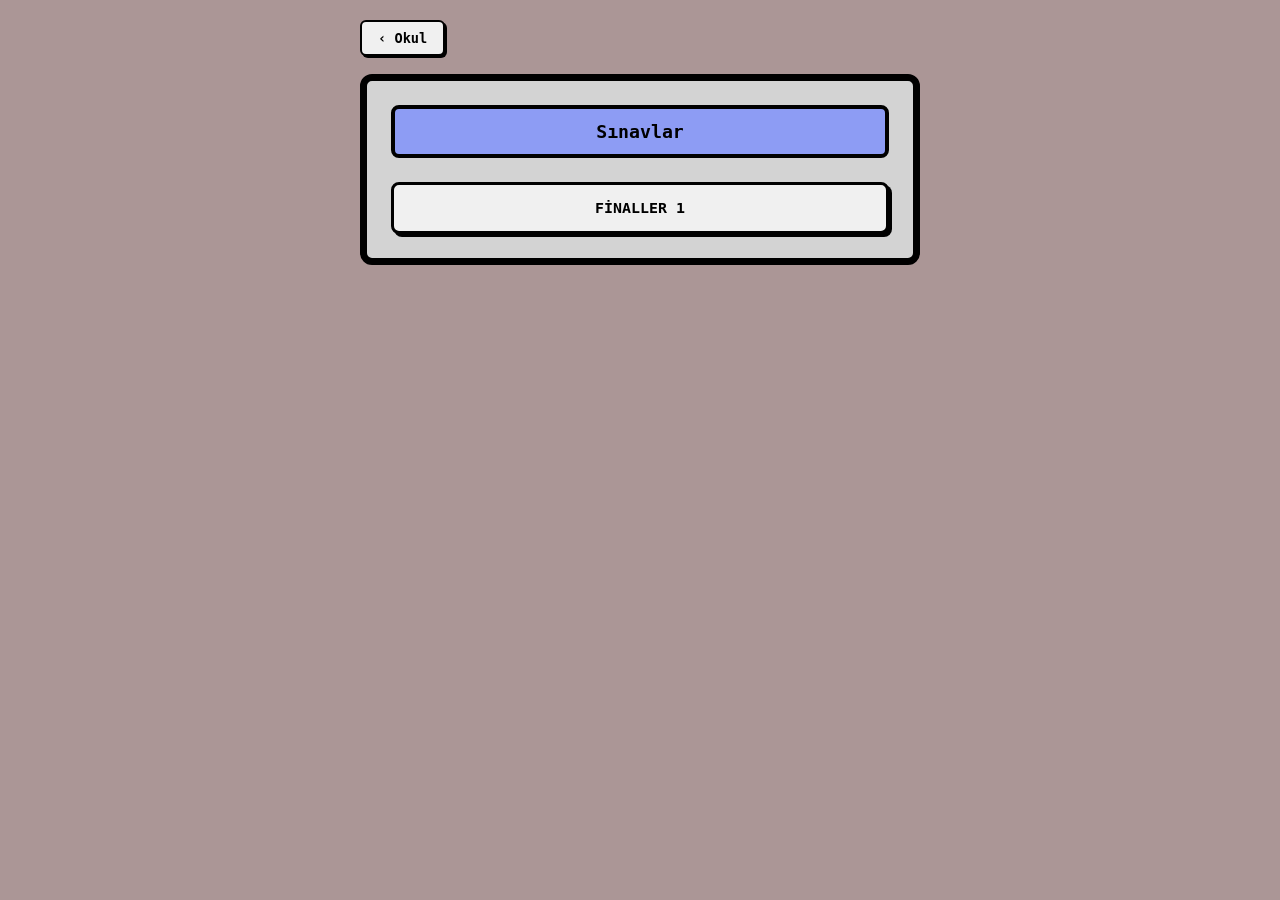
<file: sayfalar/sinavlar.html>
<!DOCTYPE html>
<html lang="tr">

<head>
  <meta charset="UTF-8" />
  <meta name="viewport" content="width=device-width, initial-scale=1.0" />
  <title>Sınavlar — Çanakkale</title>
  <style>
    * {
      box-sizing: border-box;
    }

    body {
      background-color: rgba(122, 89, 89, 0.633);
      font-family: monospace;
      margin: 0;
      padding: 0;
      color: black;
      overflow-x: hidden;
      -webkit-tap-highlight-color: transparent;
    }

    .container {
      max-width: 600px;
      margin: 0 auto;
      padding: 20px;
    }

    .back-btn {
      display: inline-block;
      font-family: monospace;
      font-size: 1.05em;
      font-weight: bold;
      color: black;
      text-decoration: none;
      background-color: #f0f0f0;
      border: 2px solid black;
      border-radius: 6px;
      padding: 8px 16px;
      box-shadow: 2px 2px 0px black;
      margin-bottom: 18px;
      transition: all 0.15s ease;
    }

    .back-btn:hover {
      background-color: #8d9cf4;
      transform: translate(-1px, -1px);
    }

    .box-container {
      border: 7px solid black;
      background-color: #d3d3d3;
      padding: 24px;
      margin: 0 auto 30px auto;
      border-radius: 12px;
      text-align: center;
    }

    .box-header {
      margin-top: 0;
      margin-bottom: 24px;
      background-color: #8d9cf4;
      color: black;
      padding: 12px;
      text-align: center;
      border: 4px solid black;
      font-size: 1.4em;
      border-radius: 8px;
    }

    .menu-list {
      display: flex;
      flex-direction: column;
      gap: 14px;
    }

    .menu-btn {
      font-family: monospace;
      font-size: 1.15em;
      font-weight: bold;
      padding: 14px 20px;
      background-color: #f0f0f0;
      border: 3px solid black;
      border-radius: 8px;
      color: black;
      text-decoration: none;
      box-shadow: 3px 3px 0px black;
      transition: all 0.15s ease;
      display: block;
    }

    .menu-btn:hover {
      background-color: #8d9cf4;
      transform: translate(-2px, -2px);
      box-shadow: 5px 5px 0px black;
    }

    .menu-btn:active {
      transform: translate(1px, 1px);
      box-shadow: 1px 1px 0px black;
    }

    @media (max-width: 600px) {
      .container {
        padding: 12px 8px;
      }

      .box-container {
        border-width: 5px;
        border-radius: 10px;
        padding: 18px 14px;
      }

      .box-header {
        font-size: 1.2em;
        padding: 10px;
        border-width: 3px;
      }

      .menu-btn {
        font-size: 1.05em;
        padding: 12px 16px;
      }
    }
  </style>
</head>

<body>
  <div class="container">
    <a href="okul.html" class="back-btn">‹ Okul</a>

    <div class="box-container">
      <h3 class="box-header">Sınavlar</h3>
      <div class="menu-list">
        <a href="finaller1.html" class="menu-btn">FİNALLER 1</a>
      </div>
    </div>
  </div>
</body>

</html>
</file>
